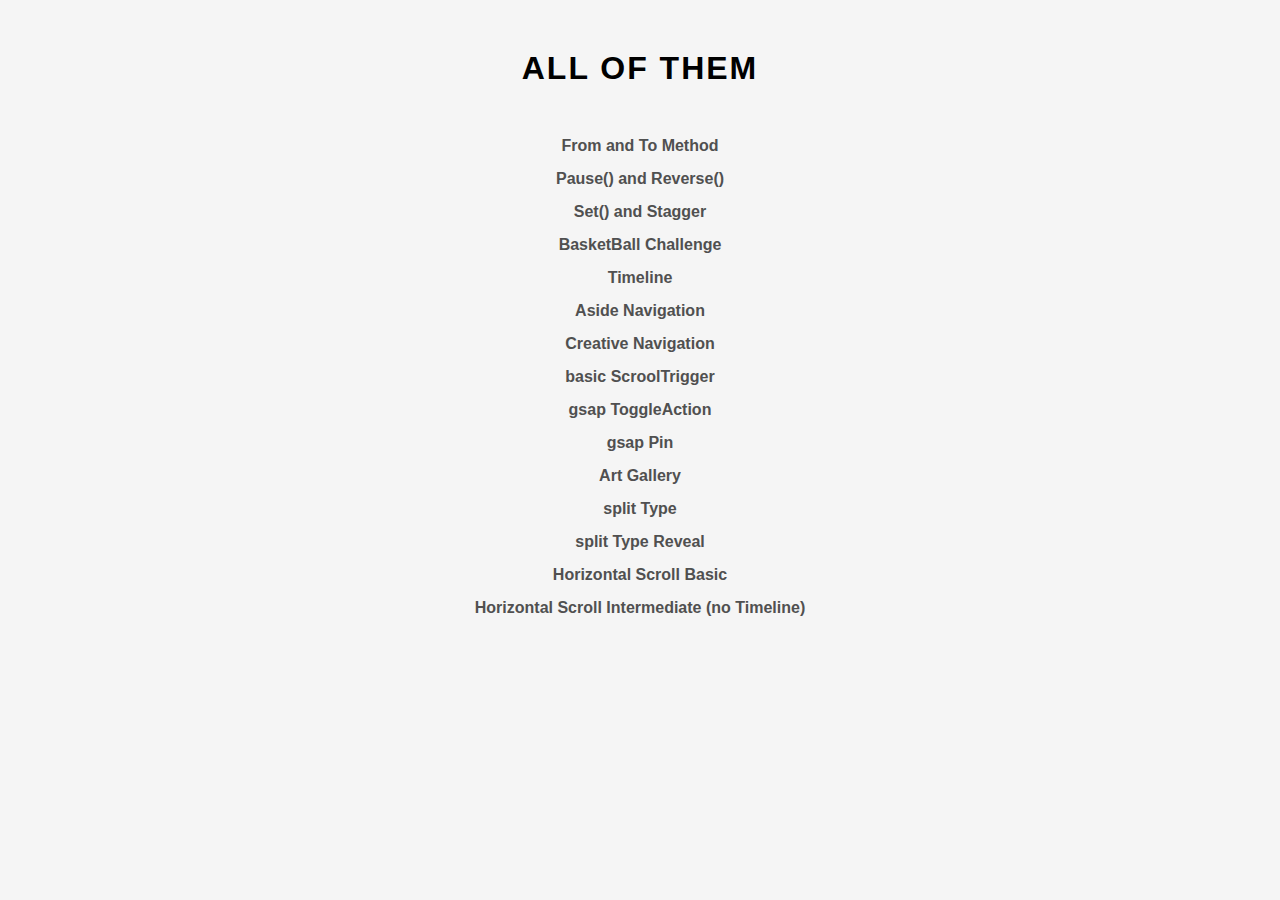
<file: index.html>
<!DOCTYPE html>
<html lang="en">
<head>
    <meta charset="UTF-8">
    <meta name="viewport" content="width=device-width, initial-scale=1.0">
    <title>Advance FrontEnd</title>
    <link rel="stylesheet" href="./Assets/css/main.css">
</head>
<body>
    <h1>All of Them</h1>
    <a href="./Pages/fromAndTo/index.html">From and To Method</a>
    <a href="./Pages/pauseAndReverse/index.html">Pause() and Reverse()</a>
    <a href="./Pages/setAndStagger/index.html">Set() and Stagger</a>
    <a href="./Pages/basketBallChallenge/index.html">BasketBall Challenge</a>
    <a href="./Pages/timeline/index.html">Timeline</a>
    <a href="./Pages/asideNavigation/index.html">Aside Navigation</a>
    <a href="./Pages/creativeNavigation/index.html">Creative Navigation</a>
    <a href="./Pages/basicScrollTrigger/index.html">basic ScroolTrigger</a>
    <a href="./Pages/gsapToggleAction/index.html">gsap ToggleAction</a>
    <a href="./Pages/gsap Pin/index.html">gsap Pin</a>
    <a href="./Pages/artGallery/index.html">Art Gallery</a>
    <a href="./Pages/splitType/index.html">split Type</a>
    <a href="./Pages/scrollTypeReveal/index.html">split Type Reveal</a>
    <a href="./Pages/horizontalScrollBasic/">Horizontal Scroll Basic</a>
    <a href="./Pages/horizontalScrollNoTimeline/">Horizontal Scroll Intermediate (no Timeline)</a>
</body>
</html>
</file>
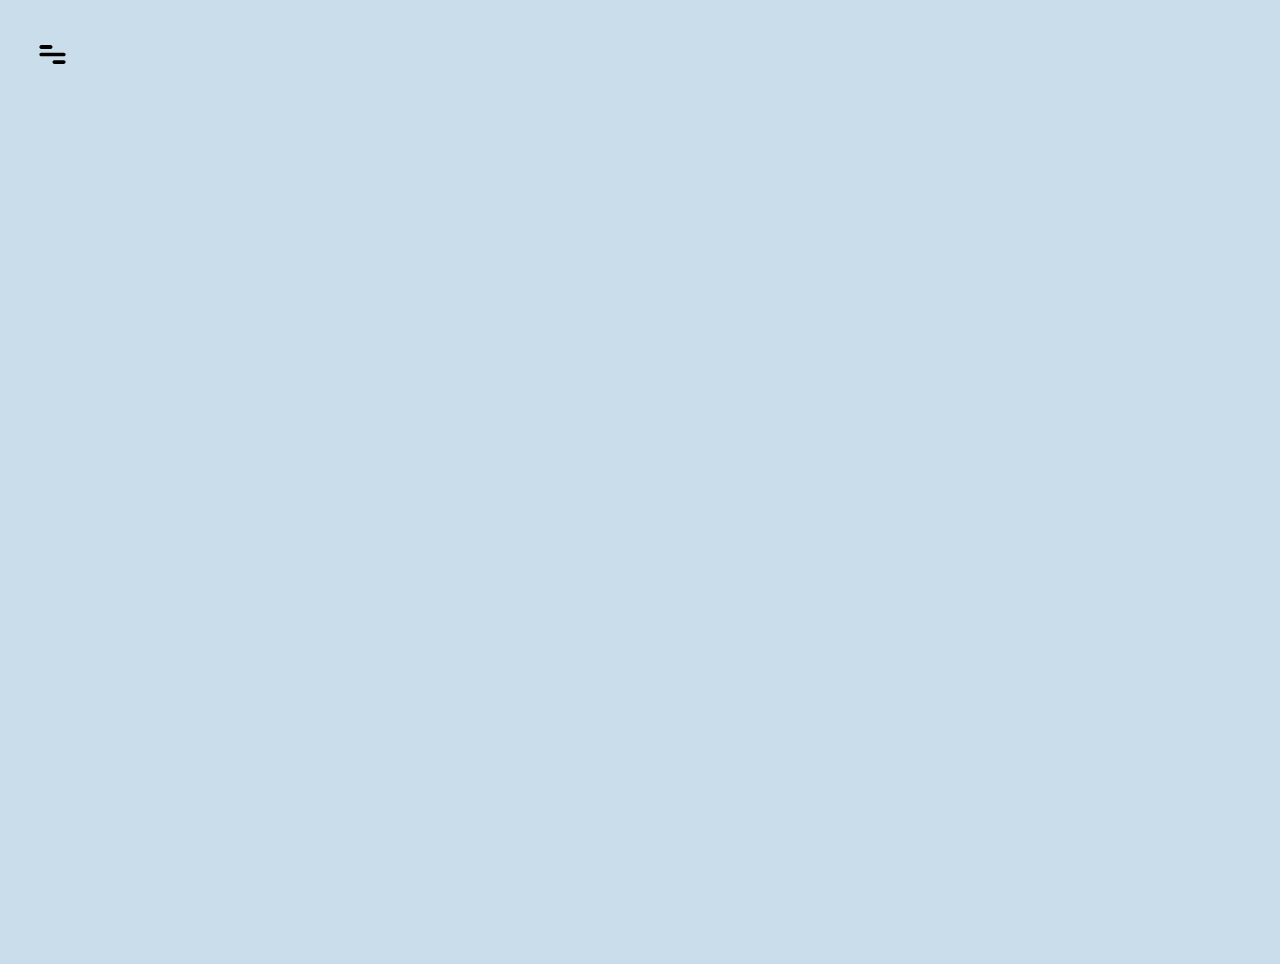
<file: Pages/asideNavigation/index.html>
<!DOCTYPE html>
<html lang="en">
<head>
    <meta charset="UTF-8">
    <meta name="viewport" content="width=device-width, initial-scale=1.0">
    <title>Challenge</title>
    <link rel="preconnect" href="https://fonts.googleapis.com">
    <link rel="preconnect" href="https://fonts.gstatic.com" crossorigin>
    <link href="https://fonts.googleapis.com/css2?family=Poppins:wght@400;900&display=swap" rel="stylesheet">

    <link rel="stylesheet" href="css/main.css">
</head>
<body>
    <div class="container">
        <aside>
            <h3>menu.</h3>

            <nav>
                <ul>
                    <li><div class="mask"><a href="#">Dashboard</a></div></li>
                    <li><div class="mask"><a href="#">Earnings</a></div></li>
                    <li><div class="mask"><a href="#">Customers</a></div></li>
                    <li><div class="mask"><a href="#">Affiliates</a></div></li>
                    <li><div class="mask"><a href="#">Courses</a></div></li>
                </ul>
            </nav>
        </aside>
        <main>
            <a href="#" class="menu-toggle">
                <svg class="open-menu" viewBox="0 0 50 50" fill="none">
                    <path d="M12.5003 14.5833H22.917C23.4695 14.5833 23.9994 14.8028 24.3901 15.1935C24.7808 15.5842 25.0003 16.1141 25.0003 16.6667C25.0003 17.2192 24.7808 17.7491 24.3901 18.1398C23.9994 18.5305 23.4695 18.75 22.917 18.75H12.5003C11.9478 18.75 11.4179 18.5305 11.0272 18.1398C10.6365 17.7491 10.417 17.2192 10.417 16.6667C10.417 16.1141 10.6365 15.5842 11.0272 15.1935C11.4179 14.8028 11.9478 14.5833 12.5003 14.5833ZM27.0837 31.25H37.5003C38.0529 31.25 38.5828 31.4695 38.9735 31.8602C39.3642 32.2509 39.5837 32.7808 39.5837 33.3333C39.5837 33.8859 39.3642 34.4158 38.9735 34.8065C38.5828 35.1972 38.0529 35.4167 37.5003 35.4167H27.0837C26.5311 35.4167 26.0012 35.1972 25.6105 34.8065C25.2198 34.4158 25.0003 33.8859 25.0003 33.3333C25.0003 32.7808 25.2198 32.2509 25.6105 31.8602C26.0012 31.4695 26.5311 31.25 27.0837 31.25ZM12.5003 22.9167H37.5003C38.0529 22.9167 38.5828 23.1362 38.9735 23.5269C39.3642 23.9176 39.5837 24.4475 39.5837 25C39.5837 25.5525 39.3642 26.0824 38.9735 26.4731C38.5828 26.8639 38.0529 27.0833 37.5003 27.0833H12.5003C11.9478 27.0833 11.4179 26.8639 11.0272 26.4731C10.6365 26.0824 10.417 25.5525 10.417 25C10.417 24.4475 10.6365 23.9176 11.0272 23.5269C11.4179 23.1362 11.9478 22.9167 12.5003 22.9167Z" fill="black"/>
                </svg>
            </a>
        </main>
    </div>

    <script src="https://cdnjs.cloudflare.com/ajax/libs/gsap/3.12.2/gsap.min.js" integrity="sha512-16esztaSRplJROstbIIdwX3N97V1+pZvV33ABoG1H2OyTttBxEGkTsoIVsiP1iaTtM8b3+hu2kB6pQ4Clr5yug==" crossorigin="anonymous" referrerpolicy="no-referrer"></script>
    <script>

        const menuToggle = document.querySelector('.menu-toggle')

        let menuStatus = false

        const menuTL = gsap.timeline({ 
            defaults: 
                { 
                    duration: .3,
                    ease: 'power4.inOut'
                }
            })

        menuTL
            .to(['main', 'aside'], {
                x: 0,
                stagger: .2
            })
            .from('aside ul li a', {
                xPercent: -100,
                stagger: .1
            }, "-=.4")

        
        menuTL.paused(true)

        menuToggle.addEventListener('click', () => {

            if (!menuStatus) {
                menuTL.play()
                menuStatus = true
            } else {
                menuTL.reverse()
                menuStatus = false
            }
            
        })

    </script>
</body>
</html>
</file>
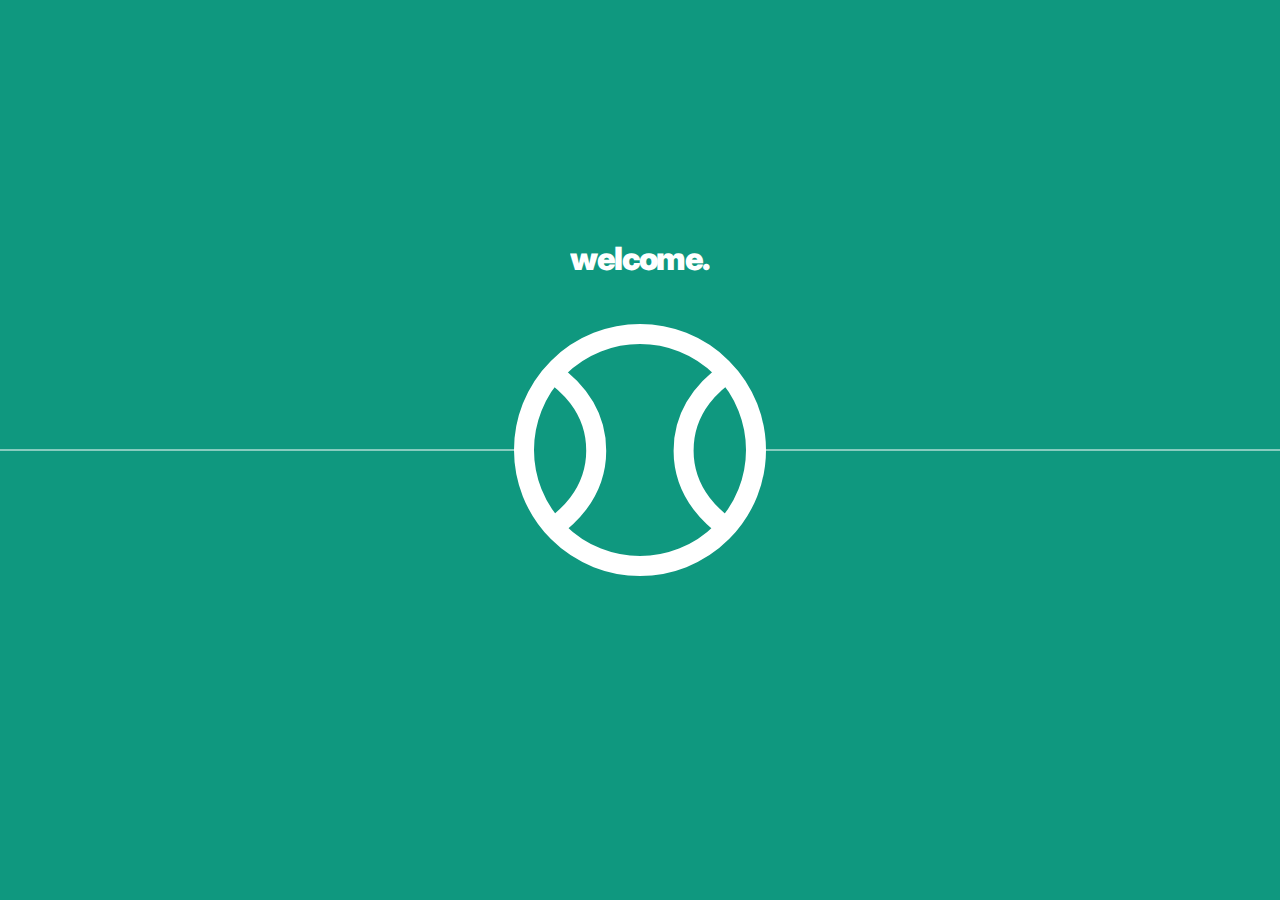
<file: Pages/basketBallChallenge/index.html>
<!DOCTYPE html>
<html lang="en">
<head>
    <meta charset="UTF-8">
    <meta name="viewport" content="width=device-width, initial-scale=1.0">
    <title>Challenge</title>
    <link rel="preconnect" href="https://fonts.googleapis.com">
    <link rel="preconnect" href="https://fonts.gstatic.com" crossorigin>
    <link rel="preconnect" href="https://fonts.googleapis.com">
    <link rel="preconnect" href="https://fonts.gstatic.com" crossorigin>
    <link href="https://fonts.googleapis.com/css2?family=Inter:wght@900&display=swap" rel="stylesheet">

    <link rel="stylesheet" href="css/main.css">
</head>
<body>


    <img src="ball.svg" alt="Basketball vector graphic">

    <div class="mask"><h1>welcome.</h1></div>

    <div class="loader"></div>

   
    <script src="https://cdnjs.cloudflare.com/ajax/libs/gsap/3.12.2/gsap.min.js" integrity="sha512-16esztaSRplJROstbIIdwX3N97V1+pZvV33ABoG1H2OyTttBxEGkTsoIVsiP1iaTtM8b3+hu2kB6pQ4Clr5yug==" crossorigin="anonymous" referrerpolicy="no-referrer"></script>
    <script>

        const ball = document.querySelector('img')
        const h1 = document.querySelector('h1')
        const loader = document.querySelector('.loader')

        gsap.set(ball, {yPercent: -600, rotationZ: -295})
        gsap.set(h1, {yPercent: -100})
        gsap.set(loader, {scaleX: 0})

        gsap.to(ball, {
            yPercent: -50,
            rotationZ: 0,
            duration: 2,
            ease: 'bounce.out'
        })

        gsap.to(h1, {
            yPercent : 0,
            delay: 1.7
        })

        gsap.to(loader, {
            scaleX: 1,
            delay: 2,
            duration: 2
        })

    </script>
</body>
</html>
</file>
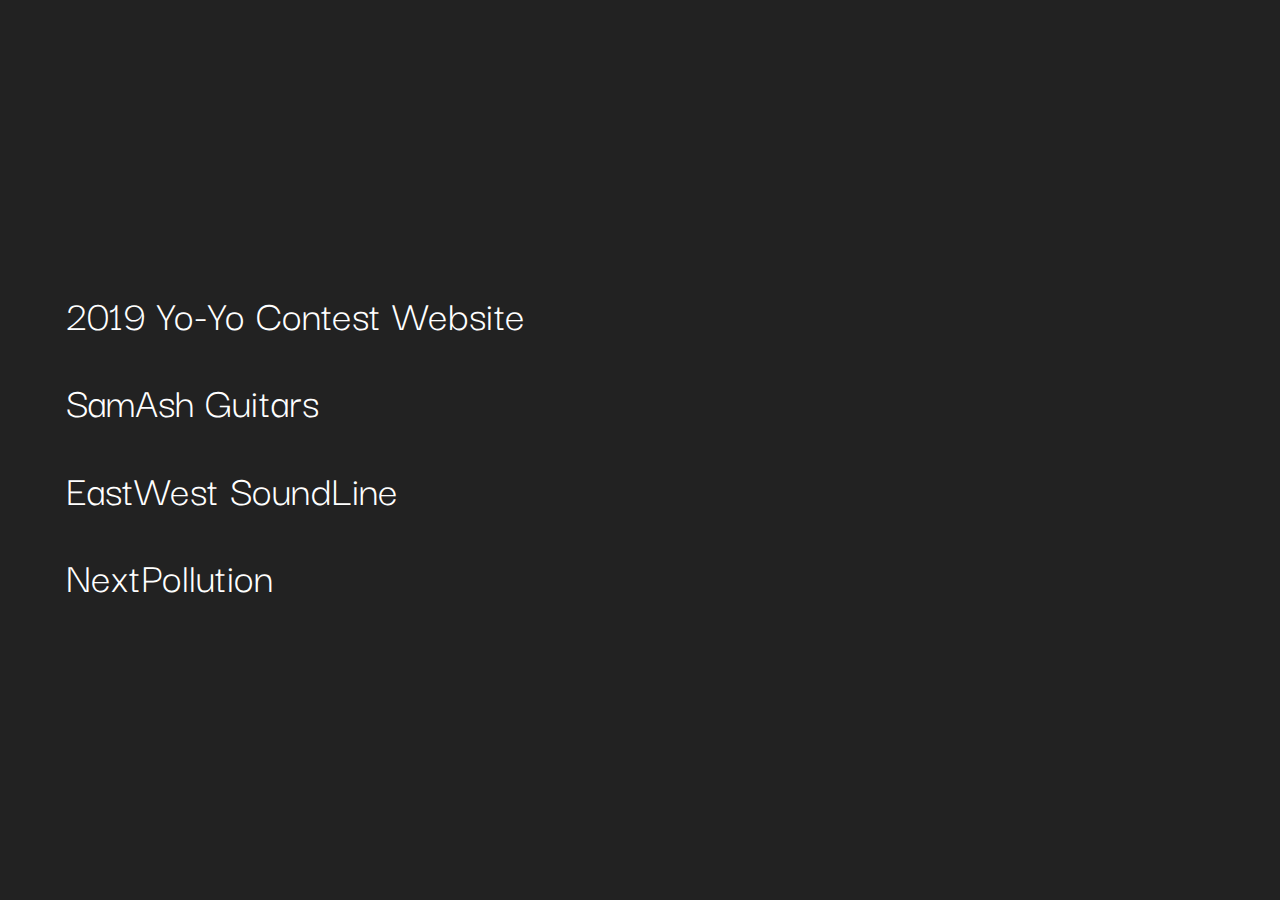
<file: Pages/creativeNavigation/index.html>
<!DOCTYPE html>
<html lang="en">
<head>
    <meta charset="UTF-8">
    <meta name="viewport" content="width=device-width, initial-scale=1.0">
    <title>Challenge</title>
    <link rel="preconnect" href="https://fonts.googleapis.com">
    <link rel="preconnect" href="https://fonts.gstatic.com" crossorigin>
    <link href="https://fonts.googleapis.com/css2?family=Darker+Grotesque:wght@300;400&family=Poppins:wght@400;900&display=swap" rel="stylesheet">
    

    <link rel="stylesheet" href="css/main.css">
</head>
<body>

    <main>
        <section>
            <ul>
                <li>
                    <a href="#">
                        <div class="heading-container">
                            <p class="primary">2019 Yo-Yo Contest Website</span>
                            <p class="secondary">2019 Yo-Yo Contest Website</span>
                        </div>

                        <p class="date">UI/UX 2019</p>
                        <div class="line"></div>
                    </a>
                </li>
                <li>
                    <a href="#">
                        <div class="heading-container">
                            <p class="primary">SamAsh Guitars</span>
                            <p class="secondary">SamAsh Guitars</span>
                        </div>

                        <p class="date">IDENTITY - UI/UX 2020</p>
                        <div class="line"></div>
                    </a>
                </li>
                <li>
                    <a href="#">
                        <div class="heading-container">
                            <p class="primary">EastWest SoundLine</span>
                            <p class="secondary">EastWest SoundLine</span>
                        </div>

                        <p class="date">UI/UX - FRONTEND 2021</p>
                        <div class="line"></div>
                    </a>
                </li>
                <li>
                    <a href="#">
                        <div class="heading-container">
                            <p class="primary">NextPollution</span>
                            <p class="secondary">NextPollution</span>
                        </div>

                        <p class="date">UI/UX 2022</p>
                        <div class="line"></div>
                    </a>
                </li>
            </ul>
        </section>
    </main>


    <script src="https://cdnjs.cloudflare.com/ajax/libs/gsap/3.12.2/gsap.min.js" integrity="sha512-16esztaSRplJROstbIIdwX3N97V1+pZvV33ABoG1H2OyTttBxEGkTsoIVsiP1iaTtM8b3+hu2kB6pQ4Clr5yug==" crossorigin="anonymous" referrerpolicy="no-referrer"></script>
    <script>

        const links = gsap.utils.toArray('li a')

        //const links2 = document.querySelectorAll('li a')
        //console.log(links, links2)

        links.forEach(link => {

            let linkTl = gsap.timeline({defaults: {ease: "power4.inOut", duration: .6}})

            const headingStart = link.querySelector('.primary')
            const headingEnd = link.querySelector('.secondary')
            const date = link.querySelector('.date')
            const lineDash = link.querySelector('.line')

            linkTl
                .to(headingStart, {
                    yPercent: -100
                })
                .to(headingEnd, {
                    yPercent: -50
                }, "<")
                .to(lineDash, {
                    scaleX: 1
                }, "<")
                //.to(link, {
                //    backgroundColor: '#1C1C1C',
                //    duration: .1
                //}, "<")
                .to(date, {
                    y: 0
                }, "<")

            linkTl.pause()

            link.addEventListener('mouseenter', () => {
                linkTl.play()
            })
            link.addEventListener('mouseleave', () => {
                linkTl.reverse()
            })
        })

    </script>
</body>
</html>
</file>
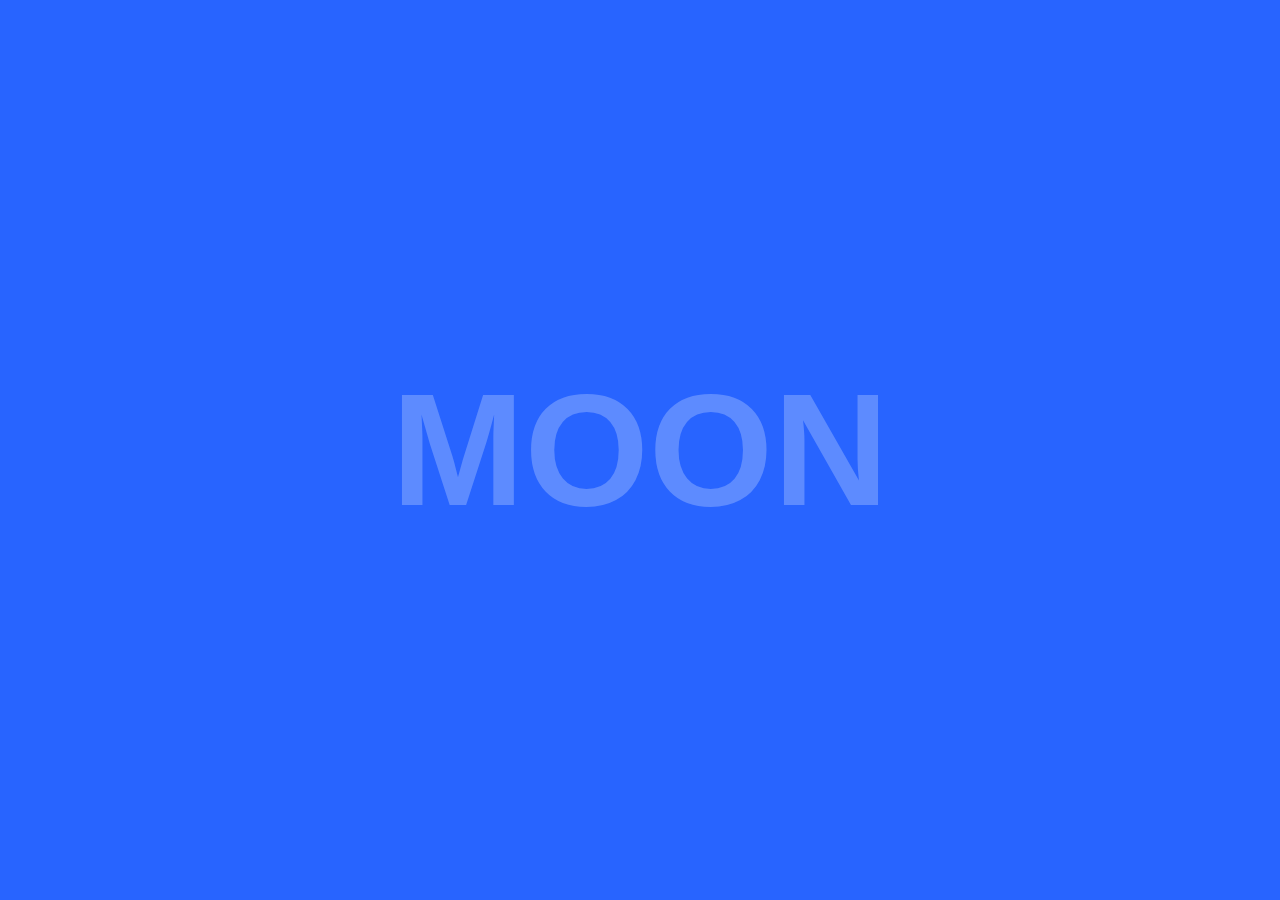
<file: Pages/fromAndTo/index.html>
<!DOCTYPE html>
<html lang="en">
<head>
    <meta charset="UTF-8">
    <meta name="viewport" content="width=device-width, initial-scale=1.0">
    <title>Document</title>
    <link rel="stylesheet" href="css/main.css">
</head>
<body>
    <h1>MOON</h1>
    <div class="progress"></div>

    <script src="https://cdnjs.cloudflare.com/ajax/libs/gsap/3.12.2/gsap.min.js" integrity="sha512-16esztaSRplJROstbIIdwX3N97V1+pZvV33ABoG1H2OyTttBxEGkTsoIVsiP1iaTtM8b3+hu2kB6pQ4Clr5yug==" crossorigin="anonymous" referrerpolicy="no-referrer"></script>
    <script>
        gsap.to(".progress", {
                duration: 1,
                width: "100%",
                ease: "power1.inOut",
                delay: 0.5
        })

        gsap.from("h1", {
            autoAlpha: 0,
            y: -200,
            duration: 2,
            ease: "expo.out"
        })

        gsap.to(".progress", {
                duration: 1,
                height: "100%",
                top: 0,
                backgroundColor: 'white',
                ease: "power1.inOut",
                delay: 2
        })
    </script>
</body>
</html>
</file>
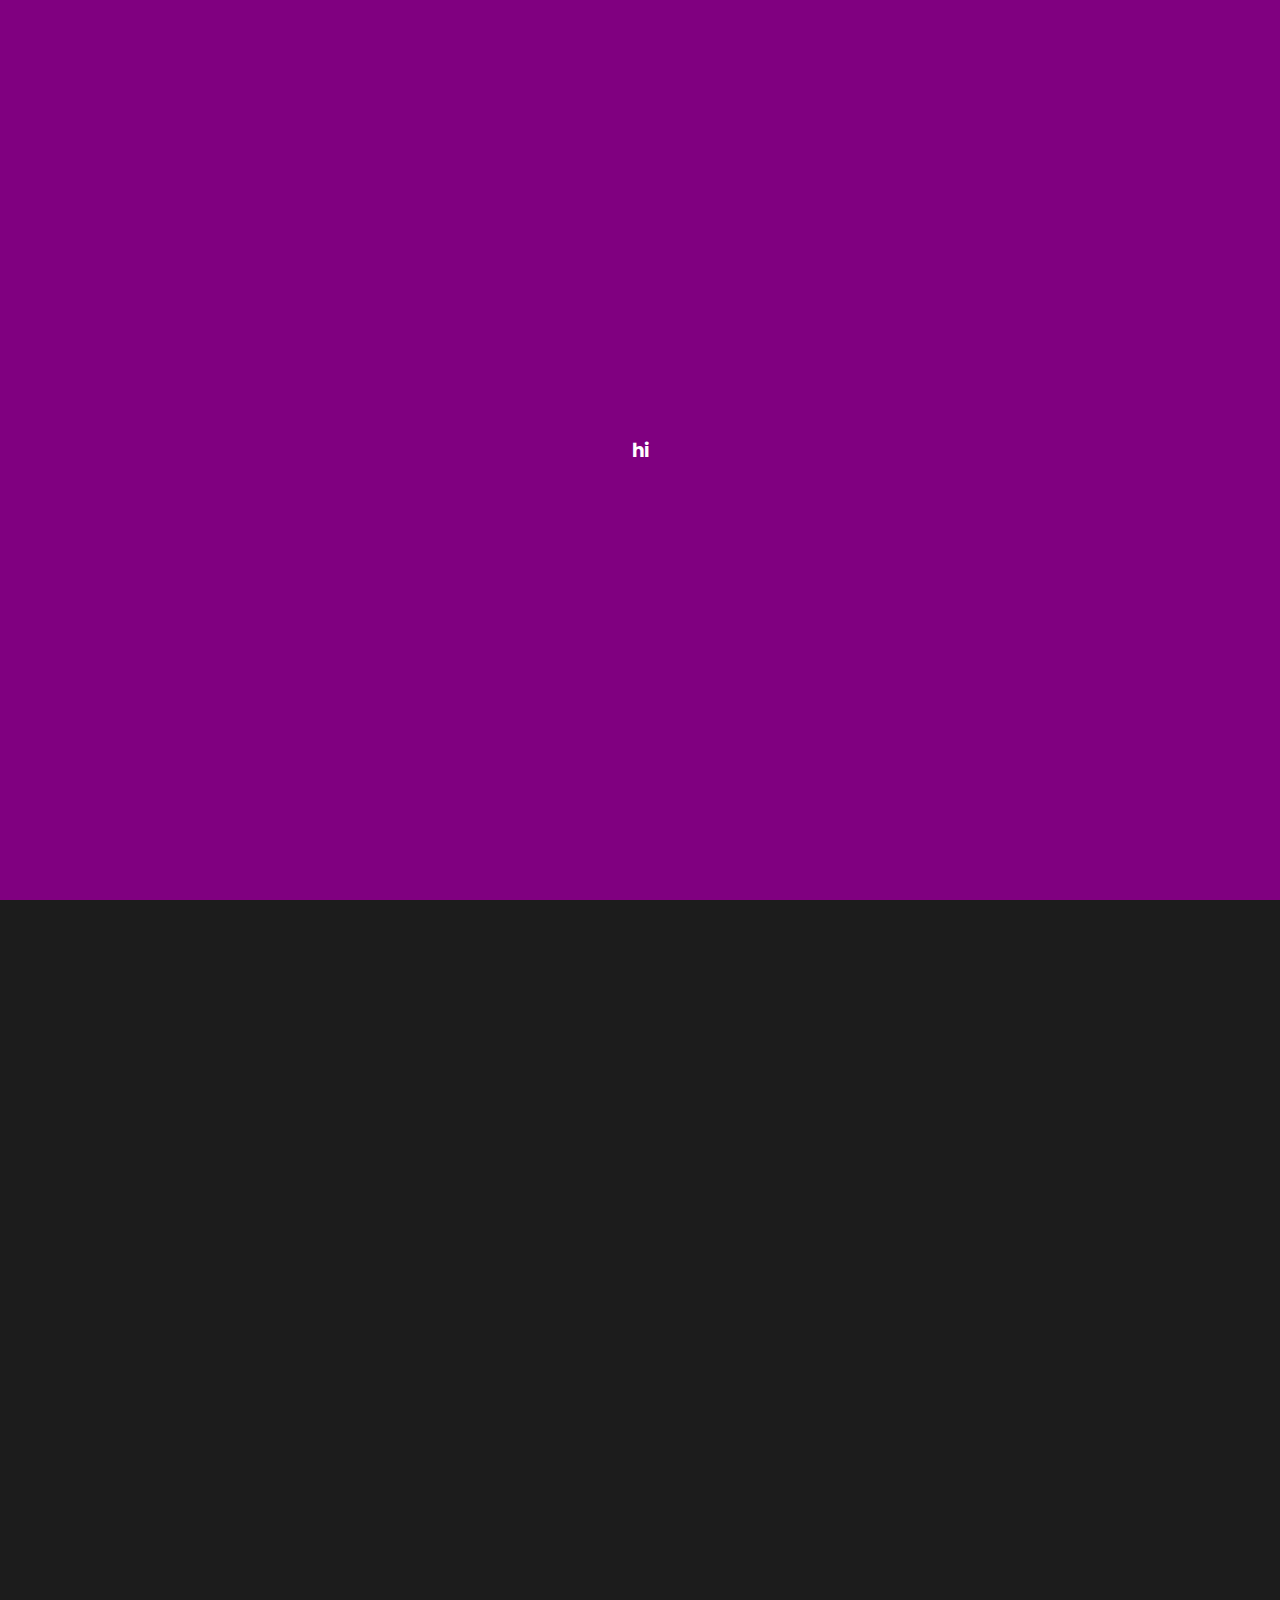
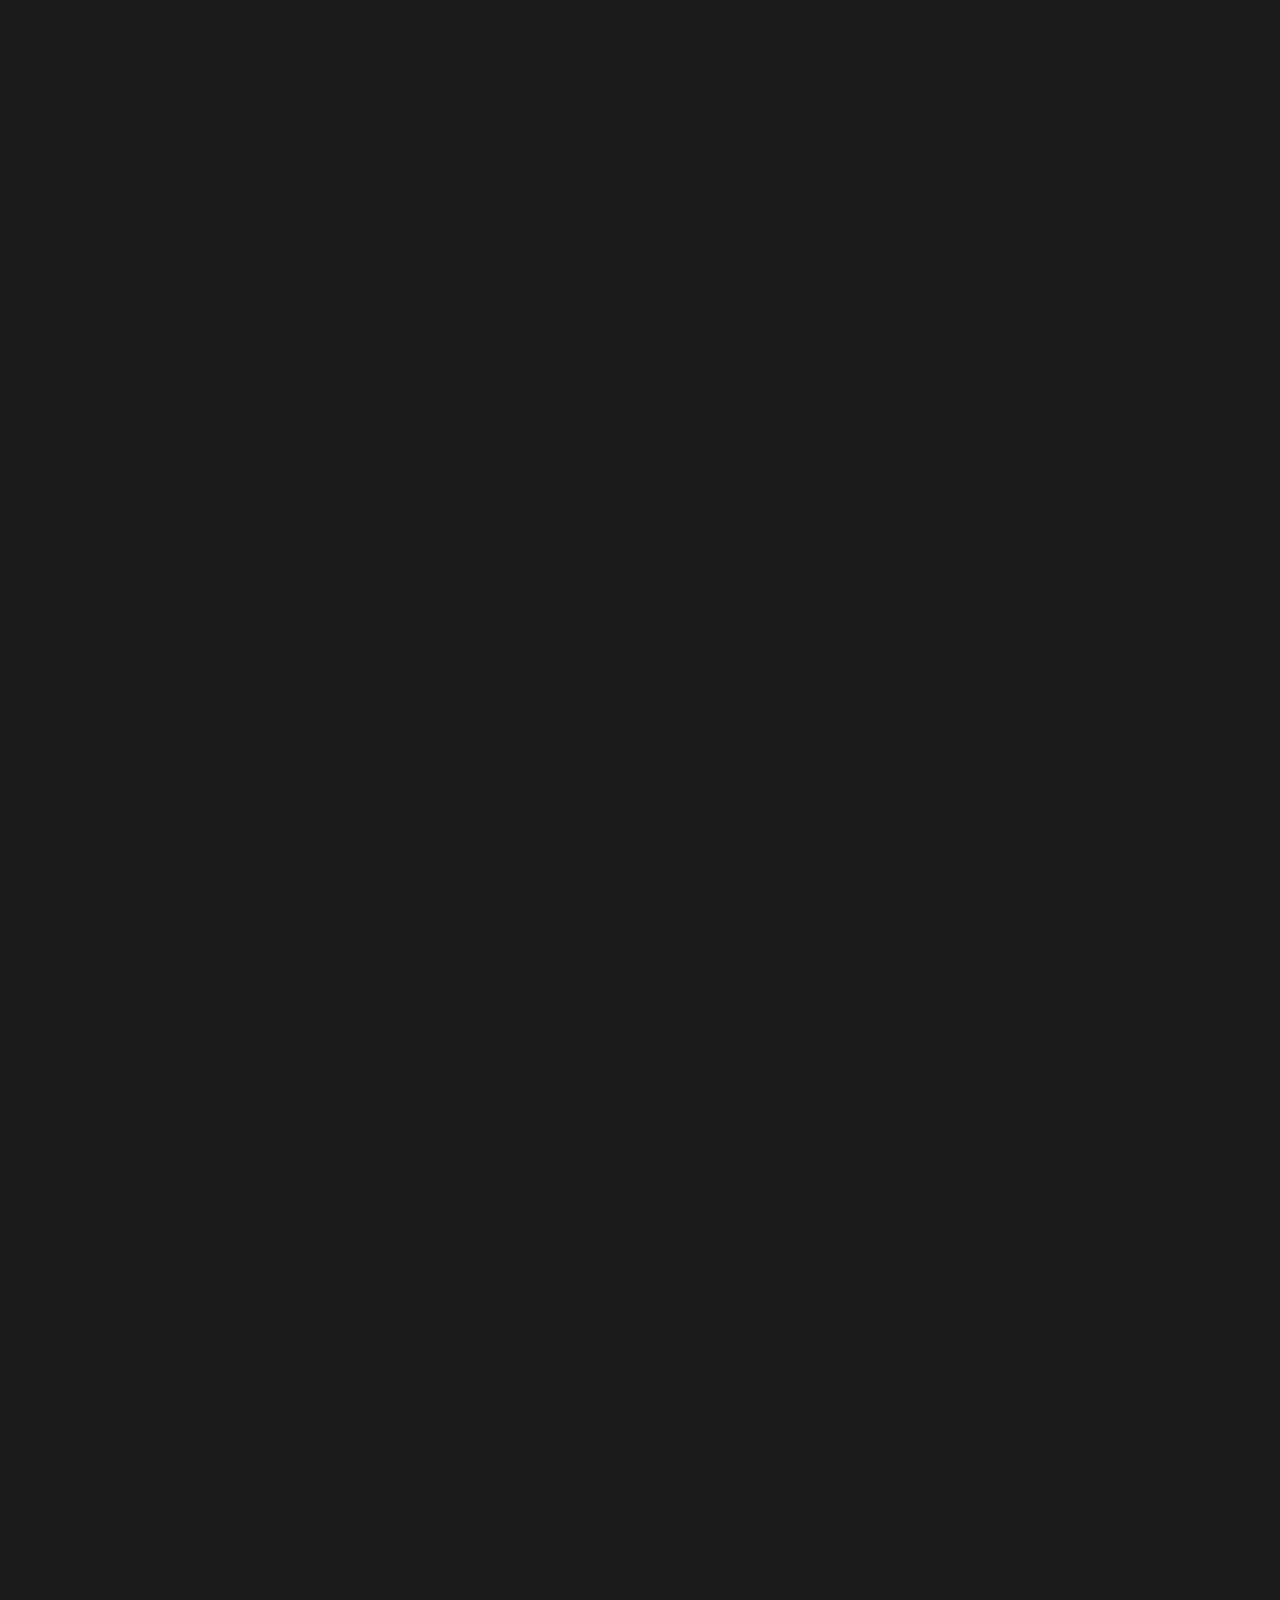
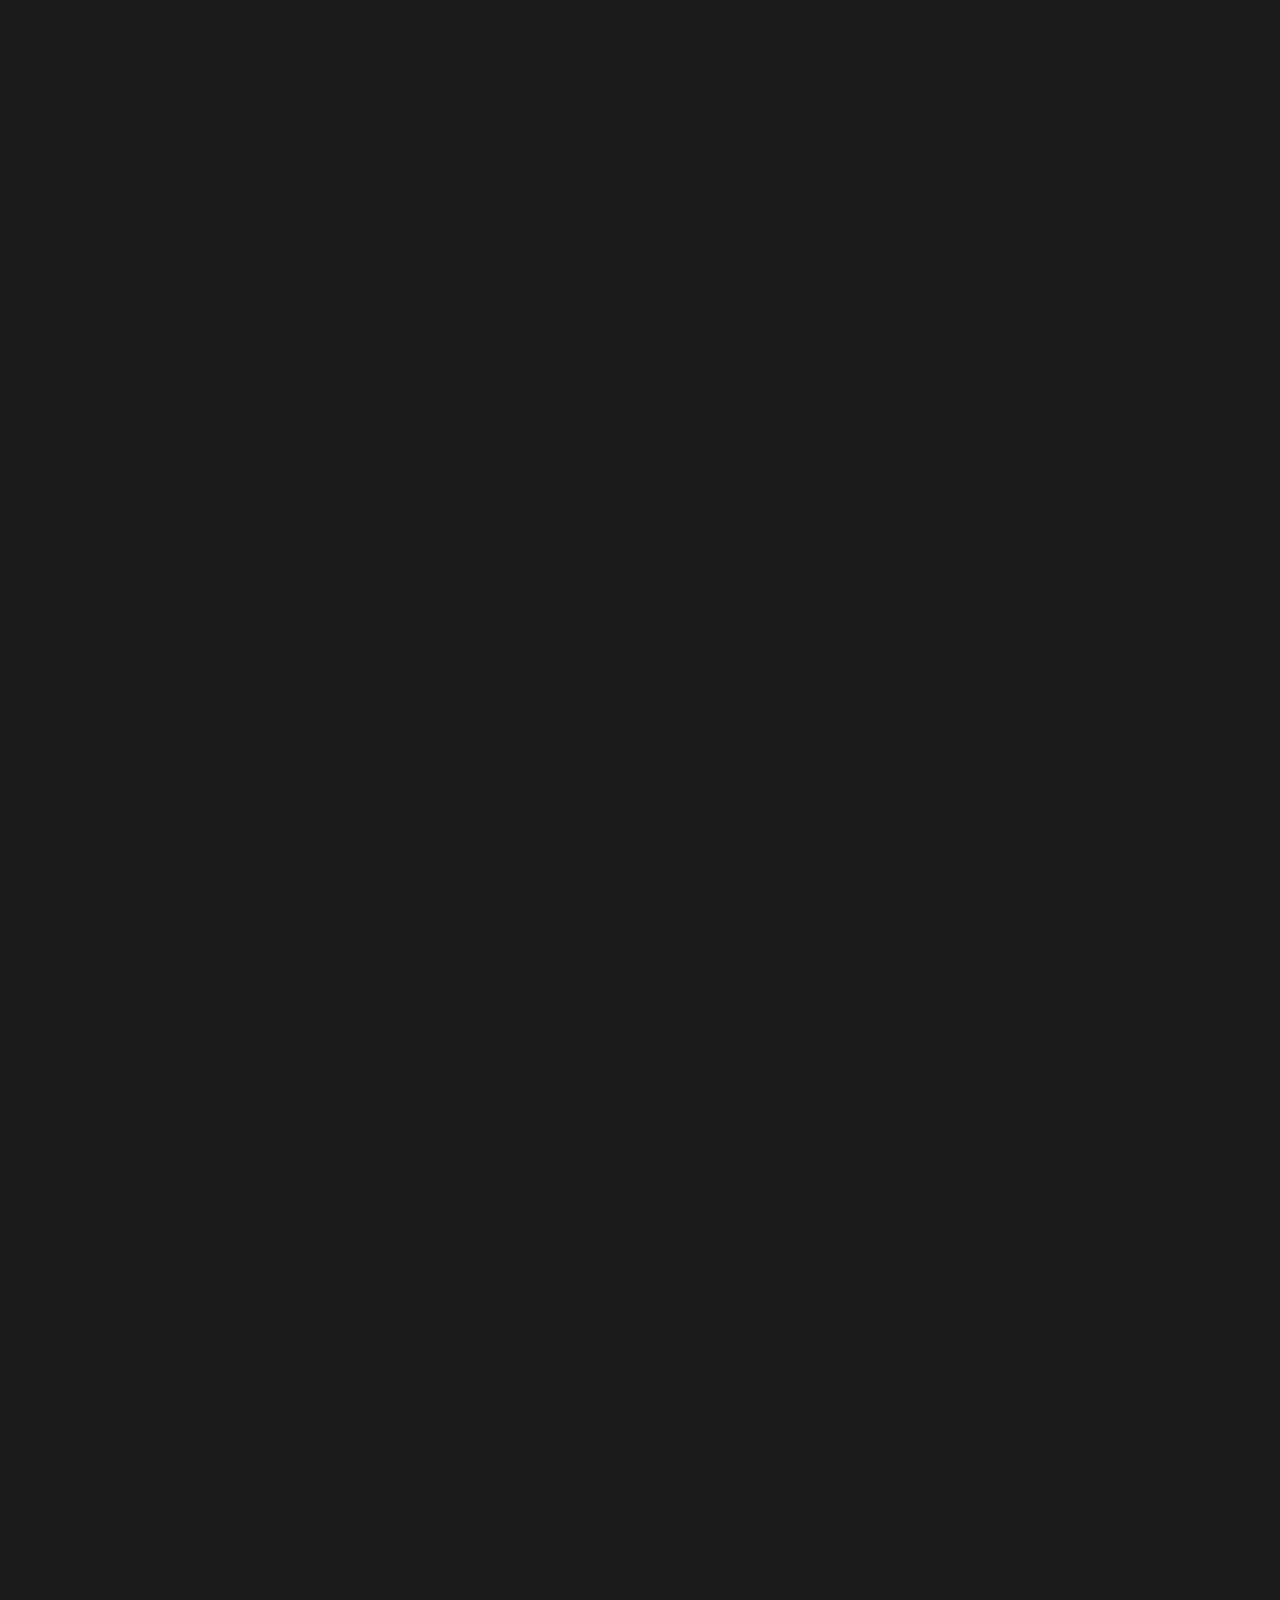
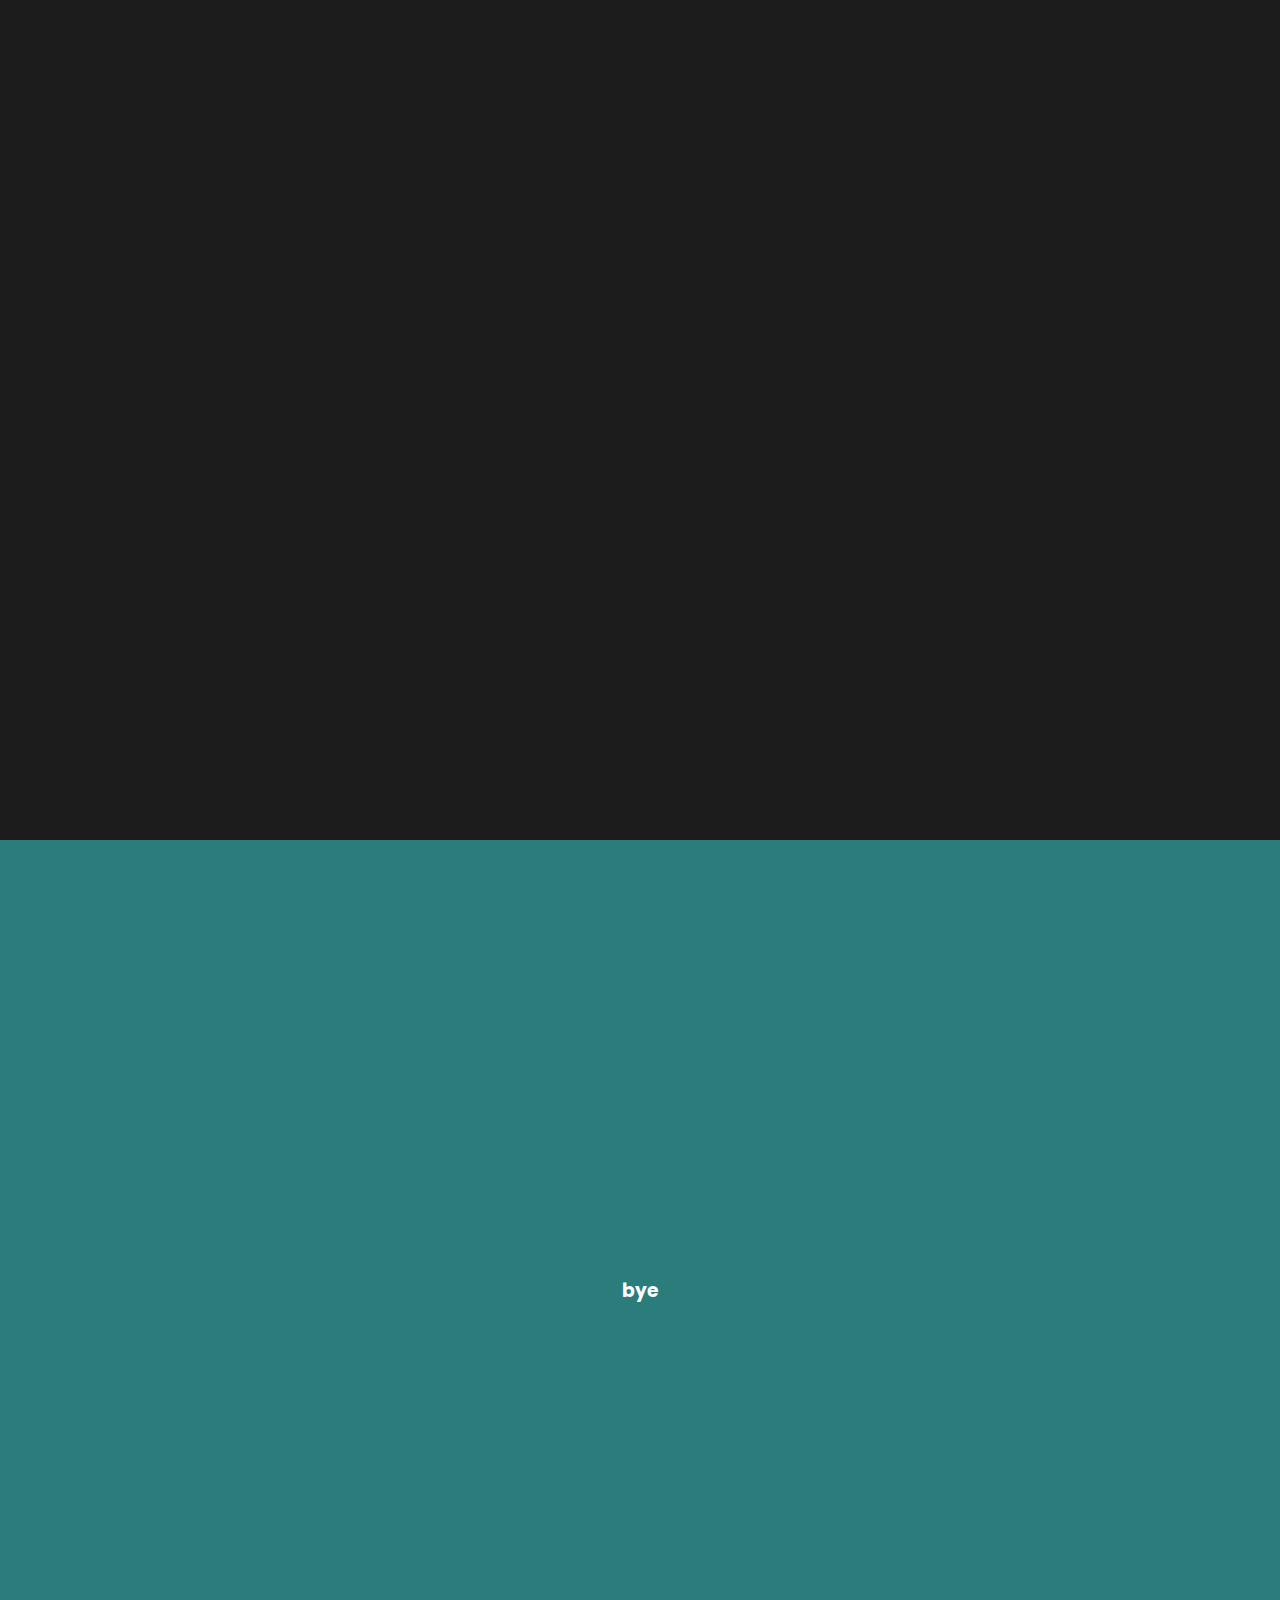
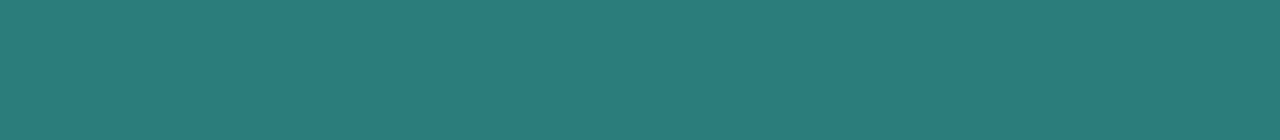
<file: Pages/horizontalScrollBasic/index.html>
<!DOCTYPE html>
<html lang="en">
<head>
    <meta charset="UTF-8">
    <meta name="viewport" content="width=device-width, initial-scale=1.0">
    <title>Horizontal Scroll</title>
    <link rel="preconnect" href="https://fonts.googleapis.com">
    <link rel="preconnect" href="https://fonts.gstatic.com" crossorigin>
    <link href="https://fonts.googleapis.com/css2?family=Poppins:wght@300&display=swap" rel="stylesheet">
    <link rel="stylesheet" href="css/main.css">
</head>

<body>

    <section style="background-color: purple">
        <h3>hi</h3>
    </section>
    
    <div class="outer">
        <div class="scroll">
            <section>
                <h1>How are you today?</h1>
            </section>
            <section>
                <h1 class="animateMe">I'm fine, you?</h1>
            </section>
            <section>
                <h1>Great! Thanks for asking.</h1>
            </section>
        </div>
    </div>

    <section>
        <h3>bye</h3>
    </section>

    <script src="./js/gsap.min.js"></script>
    <script src="./js/lenis.min.js"></script>
    <script src="./js/scrolltrigger.min.js"></script>

    <script>

        let scroller = document.querySelector(".scroll");
        let sections = gsap.utils.toArray(".scroll section");
        let titles = gsap.utils.toArray('h1')

        let testMath = -100 * (sections.length - 1)
        // console.log(testMath)

        let scrollTween = gsap.to(sections, {
            xPercent: -100 * (sections.length - 1),
            ease: "none",
            scrollTrigger: {
                trigger: ".scroll",
                pin: true,
                scrub: 1,
                snap: 1 / (sections.length - 1),
                // base vertical scrolling on how wide the container is so it feels more natural.
                end: () => "+=" + document.querySelector(".scroll").offsetWidth
            }
        })

        sections.forEach(section => {
            gsap.from(section.querySelector('h1'), {
                opacity: 0,
                y: -100,
                scrollTrigger: {
                    containerAnimation: scrollTween,
                    trigger: section.querySelector('h1'),
                    start: 'left center',
                    //scrub: 1,
                    // markers: true,
                    toggleActions: 'play none none reverse'
                }
            })
        })
        

        // smooth scroll

        const lenis = new Lenis()

        function raf(time) {
        lenis.raf(time)
        requestAnimationFrame(raf)
        }

        requestAnimationFrame(raf)

    </script>
</body>
</html>
</file>
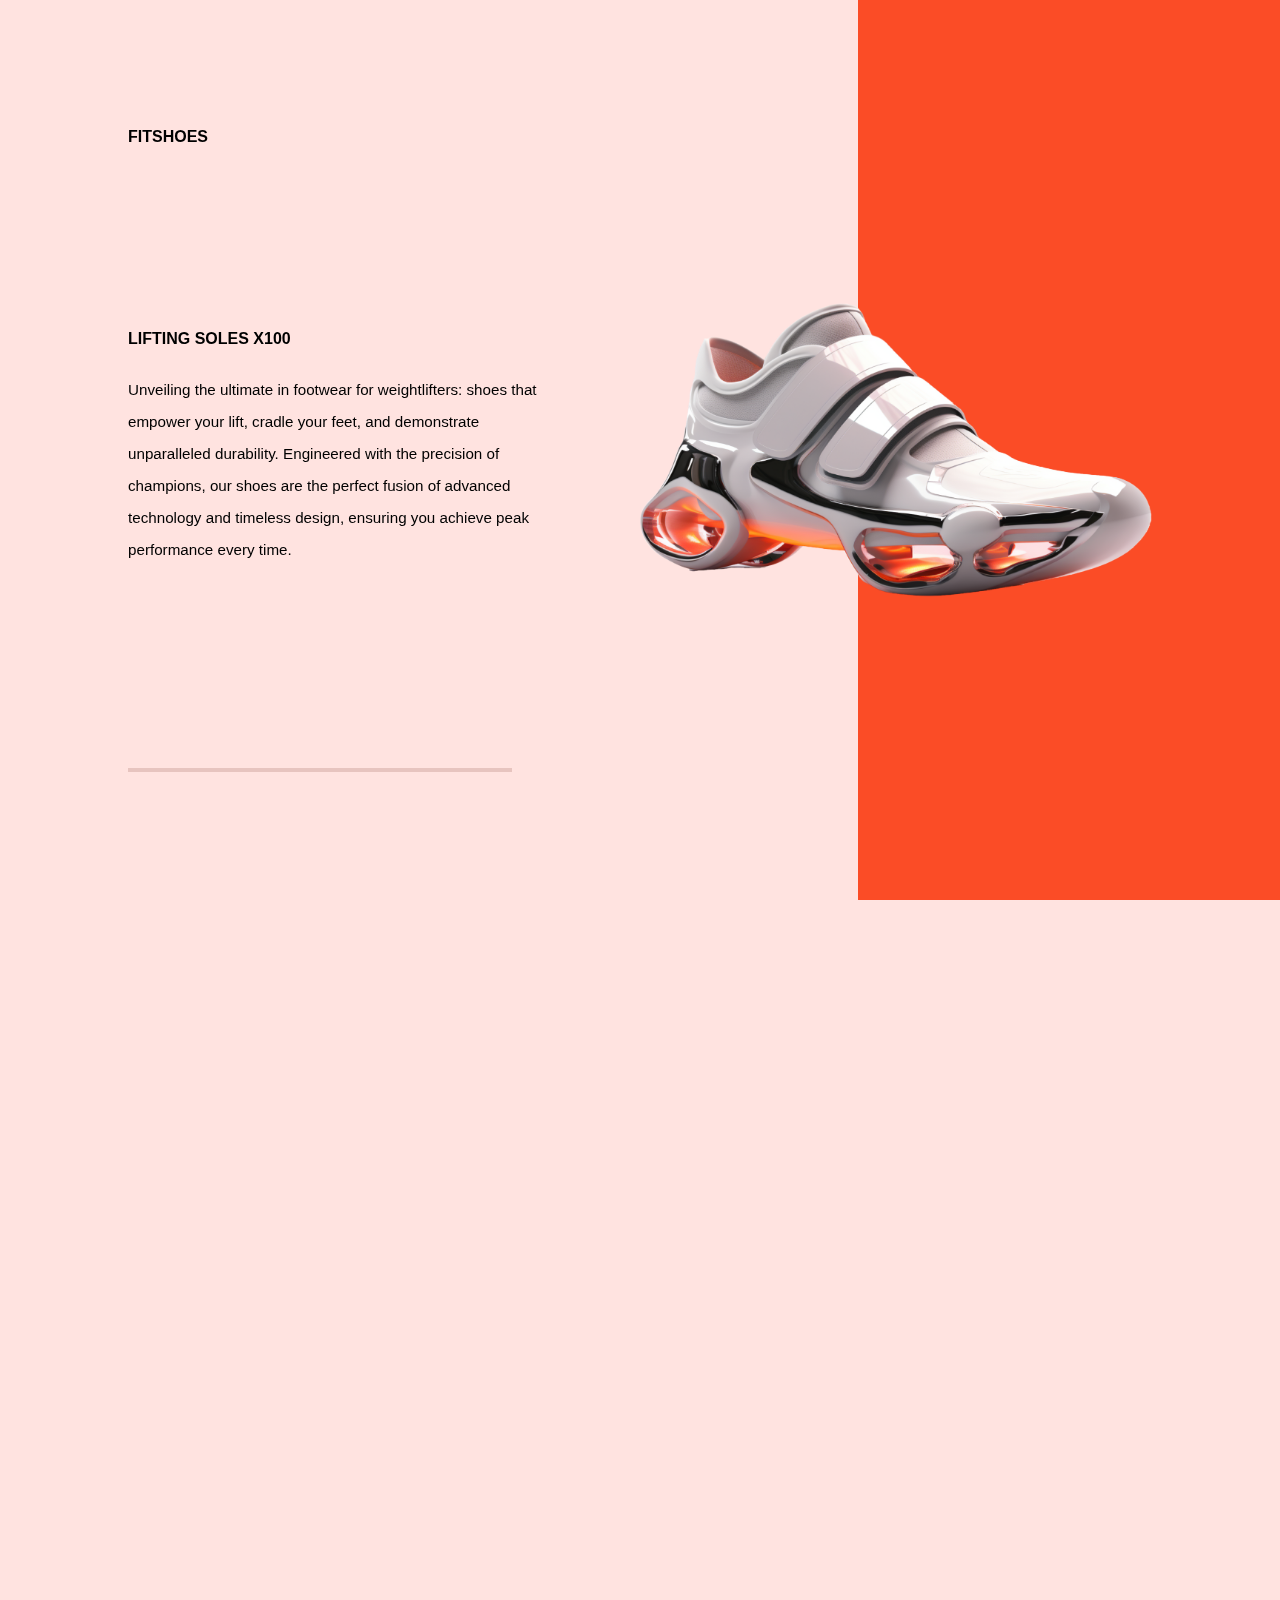
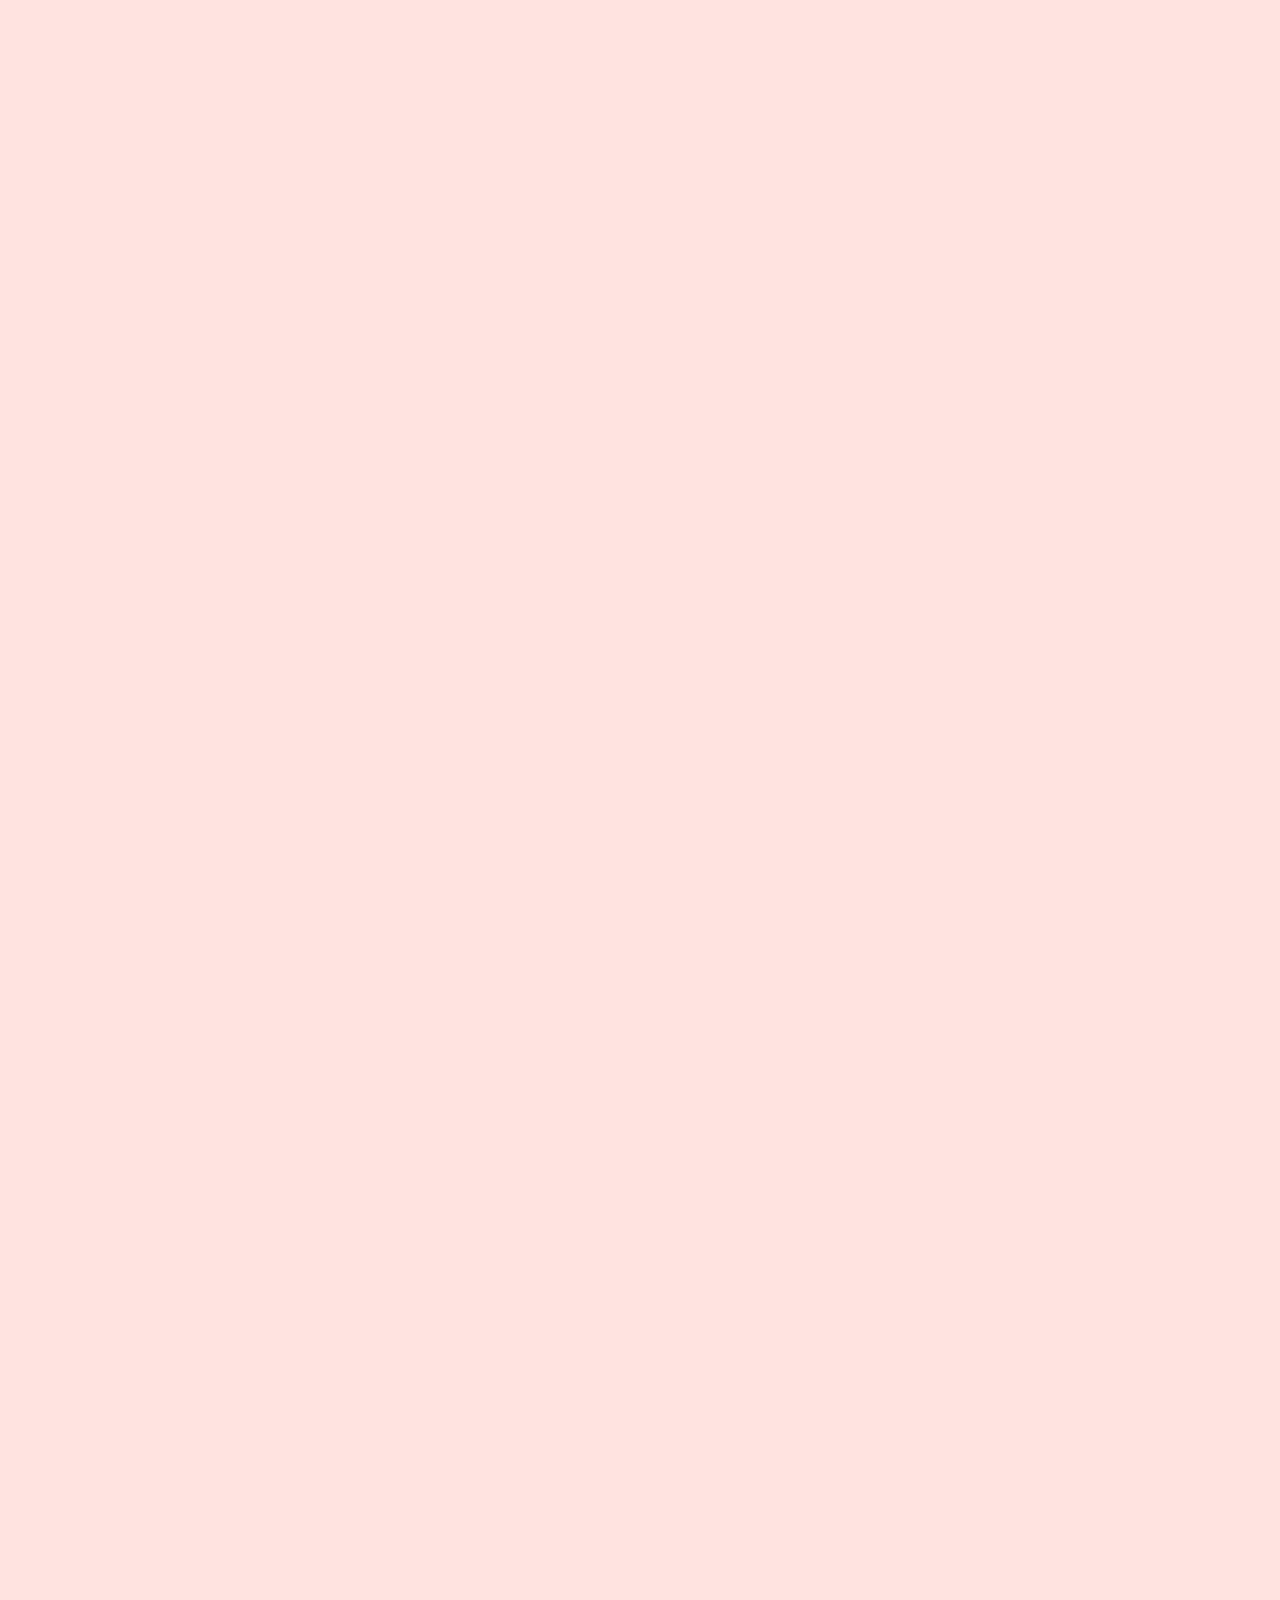
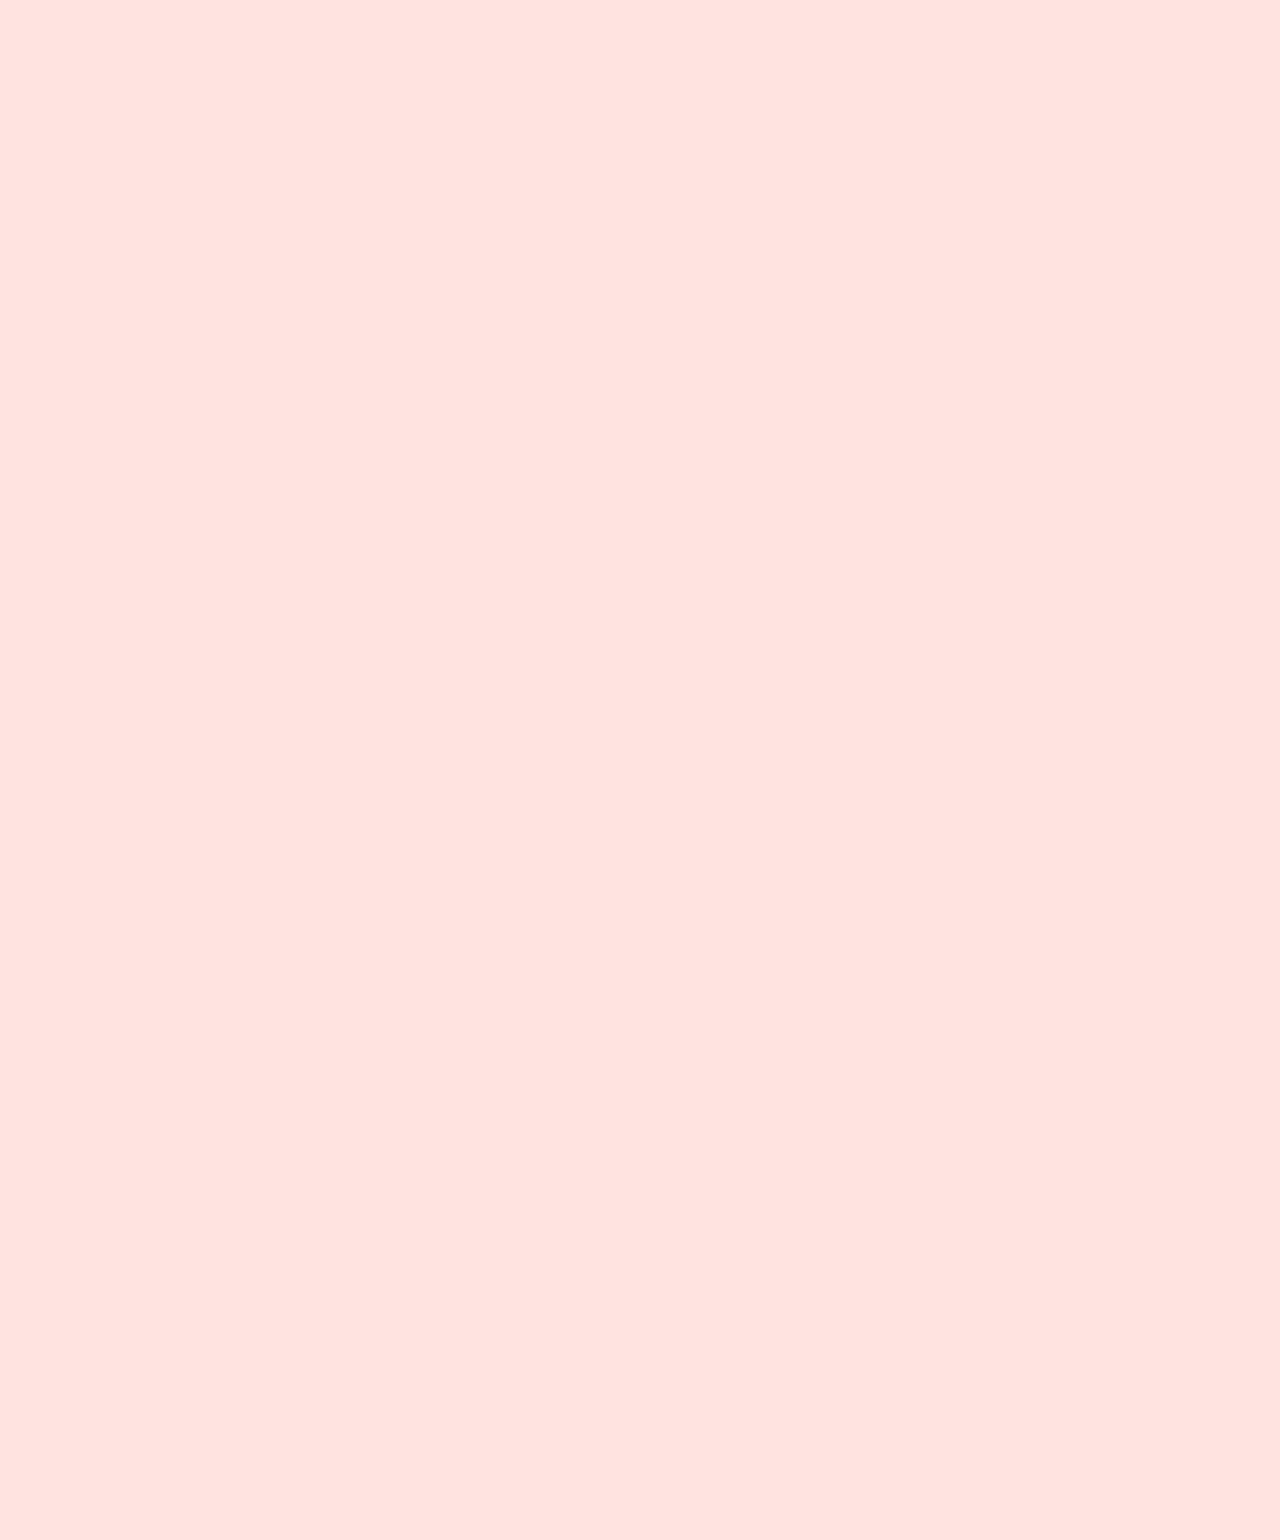
<file: Pages/horizontalScrollNoTimeline/index.html>
<!DOCTYPE html>
<html lang="en">
<head>
    <meta charset="UTF-8">
    <meta name="viewport" content="width=device-width, initial-scale=1.0">
    <title>Horizontal Scroll</title>
    <link rel="preconnect" href="https://fonts.googleapis.com">
    <link rel="preconnect" href="https://fonts.gstatic.com" crossorigin>
    <link href="https://fonts.googleapis.com/css2?family=Darker+Grotesque&display=swap" rel="stylesheet">
    <link rel="stylesheet" href="css/main.css">
</head>

<body>

    <a href="#" class="logo">FitShoes</a>

    <div class="progress">
        <div class="inner"></div>
    </div>

    <div class="slider">
        <section>
            <main>
                <div class="content">
                    <div class="mask">
                        <h1>Lifting Soles X100</h1>
                    </div>

                    <p>
                        Unveiling the ultimate in footwear for weightlifters: shoes that empower your lift, cradle your feet, and demonstrate unparalleled durability. Engineered with the precision of champions, 
                            our shoes are the perfect fusion of advanced technology and timeless design, ensuring you achieve peak performance every time.
                    </p>
                </div>
            </main>
            <div class="right-col"></div>
            <img src="shoe1.png" alt="Lifting Shoe X100">
        </section>
        <section data-bg-color="white">
            <main>
                <div class="content">
                    <div class="mask">
                        <h1>Lifting Soles X200</h1>
                    </div>

                    <p>
                        Unveiling the ultimate in footwear for weightlifters: shoes that empower your lift, cradle your feet, and demonstrate unparalleled durability. Engineered with the precision of champions, 
                            our shoes are the perfect fusion of advanced technology and timeless design, ensuring you achieve peak performance every time.
                    </p>
                </div>
            </main>
            <div class="right-col red"></div>
            <img src="shoe2.png" alt="Lifting Shoe X200">
        </section>
        <section data-bg-color="#E9E9E9">
            <main>
                <div class="content">
                    <div class="mask">
                        <h1>Lifting Soles X300</h1>
                    </div>

                    <p>
                        Unveiling the ultimate in footwear for weightlifters: shoes that empower your lift, cradle your feet, and demonstrate unparalleled durability. Engineered with the precision of champions, 
                            our shoes are the perfect fusion of advanced technology and timeless design, ensuring you achieve peak performance every time.
                    </p>
                </div>
            </main>
            <div class="right-col dark"></div>
            <img src="shoe3.png" alt="Lifting Shoe X300">
        </section>
    </div>

    <script src="./js/gsap.min.js"></script>
    <script src="./js/lenis.min.js"></script>
    <script src="./js/scrolltrigger.min.js"></script>

    <script>

        const slider = document.querySelector('.slider')
        const sections = gsap.utils.toArray(".slider section") 

        let scrollTween = gsap.to(sections, {
            xPercent: -100 * (sections.length - 1),
            ease: 'none',
            scrollTrigger: {
                trigger: slider,
                pin: true,
                scrub: 1,
                snap: 1 / (sections.length - 1),
                end: () => "+=" + slider.offsetWidth
            }
        })

        const commonScrollTrigger = (triggerElement) => ({
            containerAnimation: scrollTween,
            trigger: triggerElement,
            start: 'left center',
            toggleActions: 'play none none reverse'
        })

        sections.forEach(section => {

            gsap.from(section.querySelector('h1'), {
                yPercent: 135,
                scrollTrigger: commonScrollTrigger(section.querySelector('h1'))
            })

            gsap.from(section.querySelector('p'), {
                yPercent: 50,
                opacity: 0,
                scrollTrigger: commonScrollTrigger(section.querySelector('p'))
            }, "<")

            gsap.from(section.querySelector('img'), {
                y: 50,
                opacity: 0,
                scrollTrigger: commonScrollTrigger(section)
            })

            gsap.to('body', {
                backgroundColor: section.dataset.bgColor,
                scrollTrigger: commonScrollTrigger(section)
            })

            gsap.from(section.querySelector('.right-col'), {
                scaleY: 0,
                transformOrigin: 'bottom',
                scrollTrigger: commonScrollTrigger(section)
            })
        })

        gsap.to('.inner', {
            scaleX: 1,
            scrollTrigger: {
                scrub: 0.33333
            }
        })

        // smooth scroll

        const lenis = new Lenis()

        function raf(time) {
        lenis.raf(time)
        requestAnimationFrame(raf)
        }

        requestAnimationFrame(raf)

    </script>
</body>
</html>
</file>
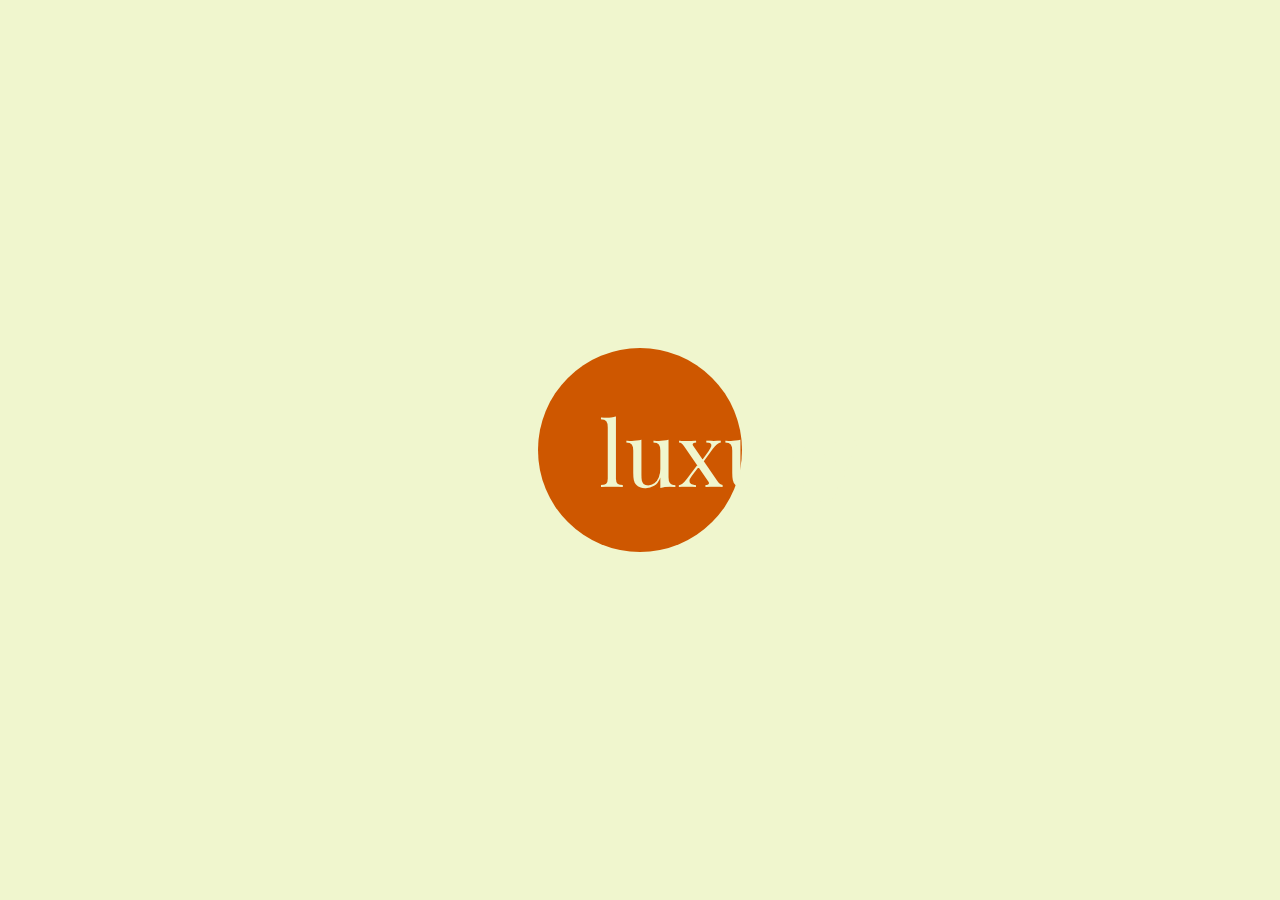
<file: Pages/pauseAndReverse/index.html>
<!DOCTYPE html>
<html lang="en">
<head>
    <meta charset="UTF-8">
    <meta name="viewport" content="width=device-width, initial-scale=1.0">
    <title>From and To</title>
    <link rel="preconnect" href="https://fonts.googleapis.com">
    <link rel="preconnect" href="https://fonts.gstatic.com" crossorigin>
    <link href="https://fonts.googleapis.com/css2?family=Playfair+Display&display=swap" rel="stylesheet">

    <link rel="stylesheet" href="css/main.css">
</head>
<body>
    <div class="container">
        <p>luxury</p>
    </div>

   
    <script src="https://cdnjs.cloudflare.com/ajax/libs/gsap/3.12.2/gsap.min.js" integrity="sha512-16esztaSRplJROstbIIdwX3N97V1+pZvV33ABoG1H2OyTttBxEGkTsoIVsiP1iaTtM8b3+hu2kB6pQ4Clr5yug==" crossorigin="anonymous" referrerpolicy="no-referrer"></script>
    <script>

        const container = document.querySelector('.container')

        // Na dia atao anaty variable ary ilay izy de executer foana raha tsy asiana paused: true
        let tween = gsap.to(container, {
            borderRadius: '2%',
            width: '20vw',
            height: '28vw',
            paused: true
        })

        let tween2 = gsap.to('p', {
            fontSize: 50,
            x: 0,
            paused: true
        })

        container.addEventListener('mouseenter', () => {
            tween.play()
            tween2.play()
        })
        container.addEventListener('mouseleave', () => {
            tween.reverse()
            tween2.reverse()
        })
        
    </script>
</body>
</html>
</file>
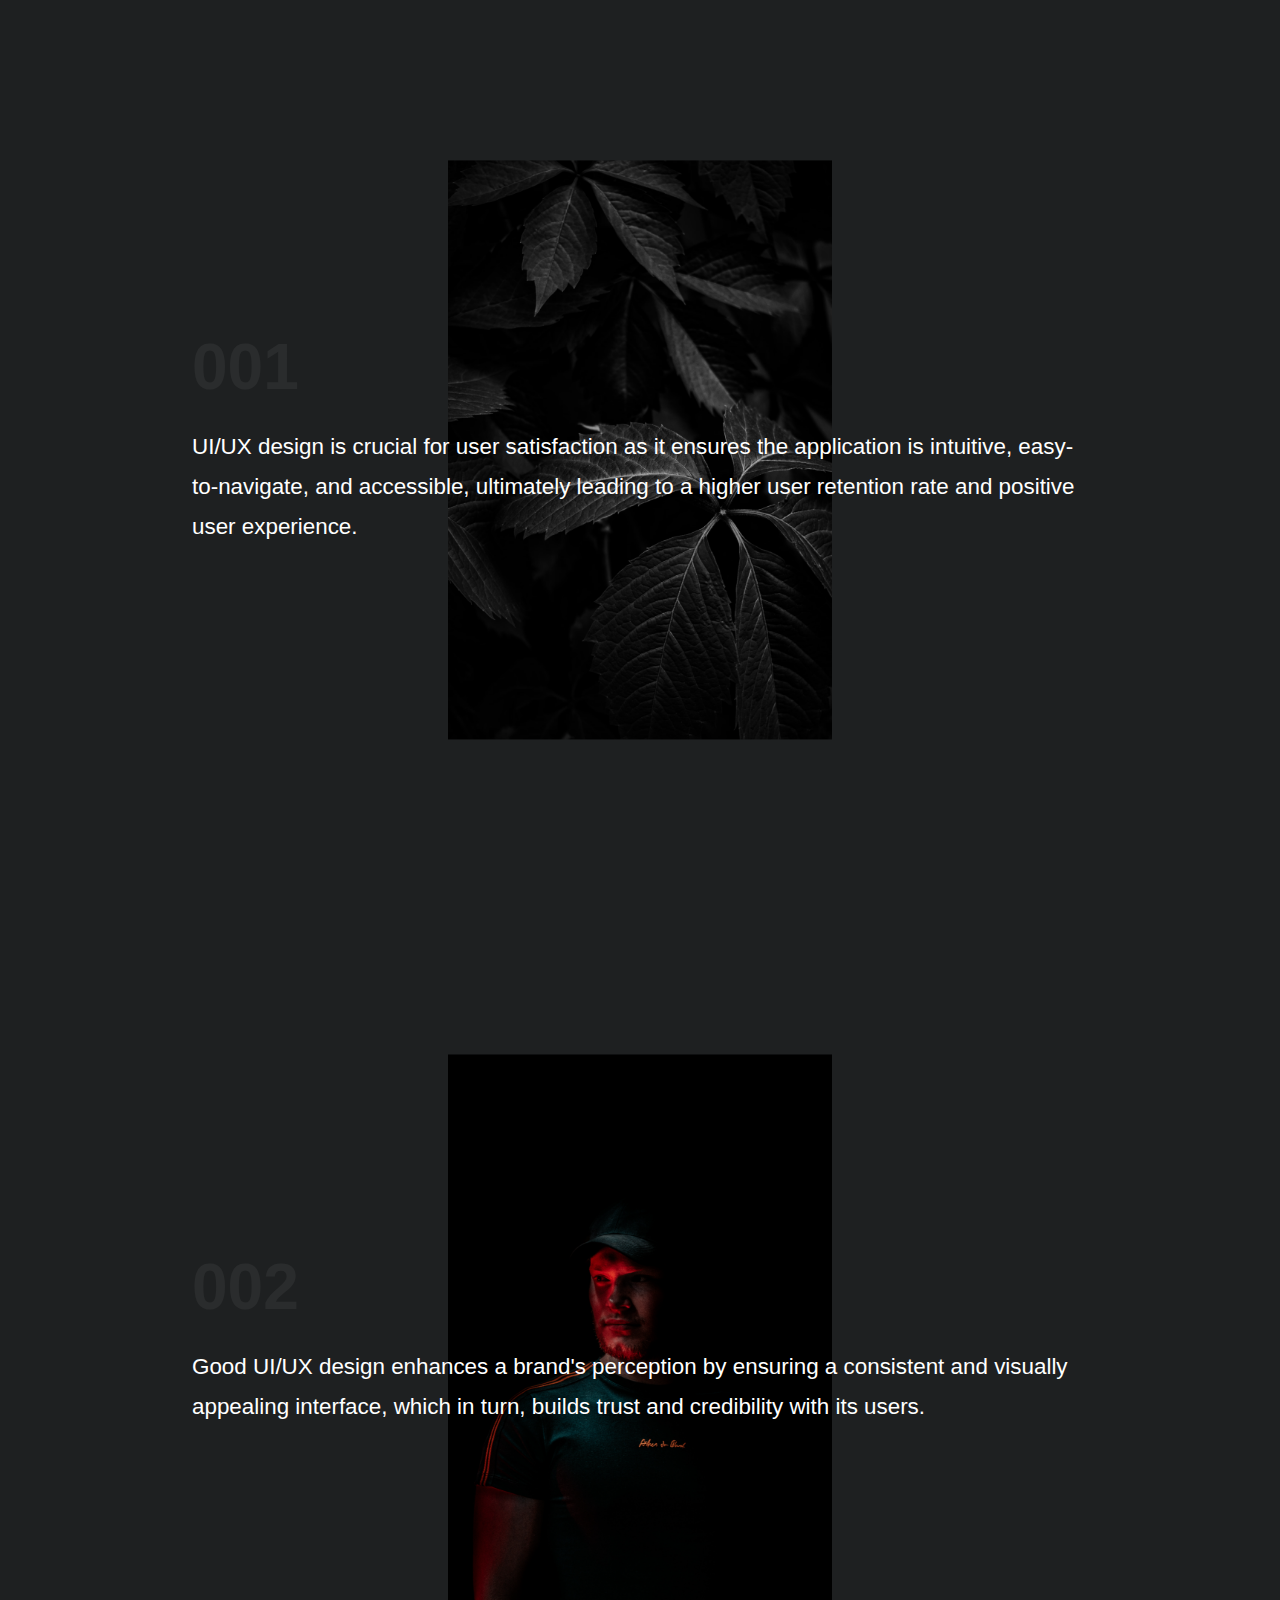
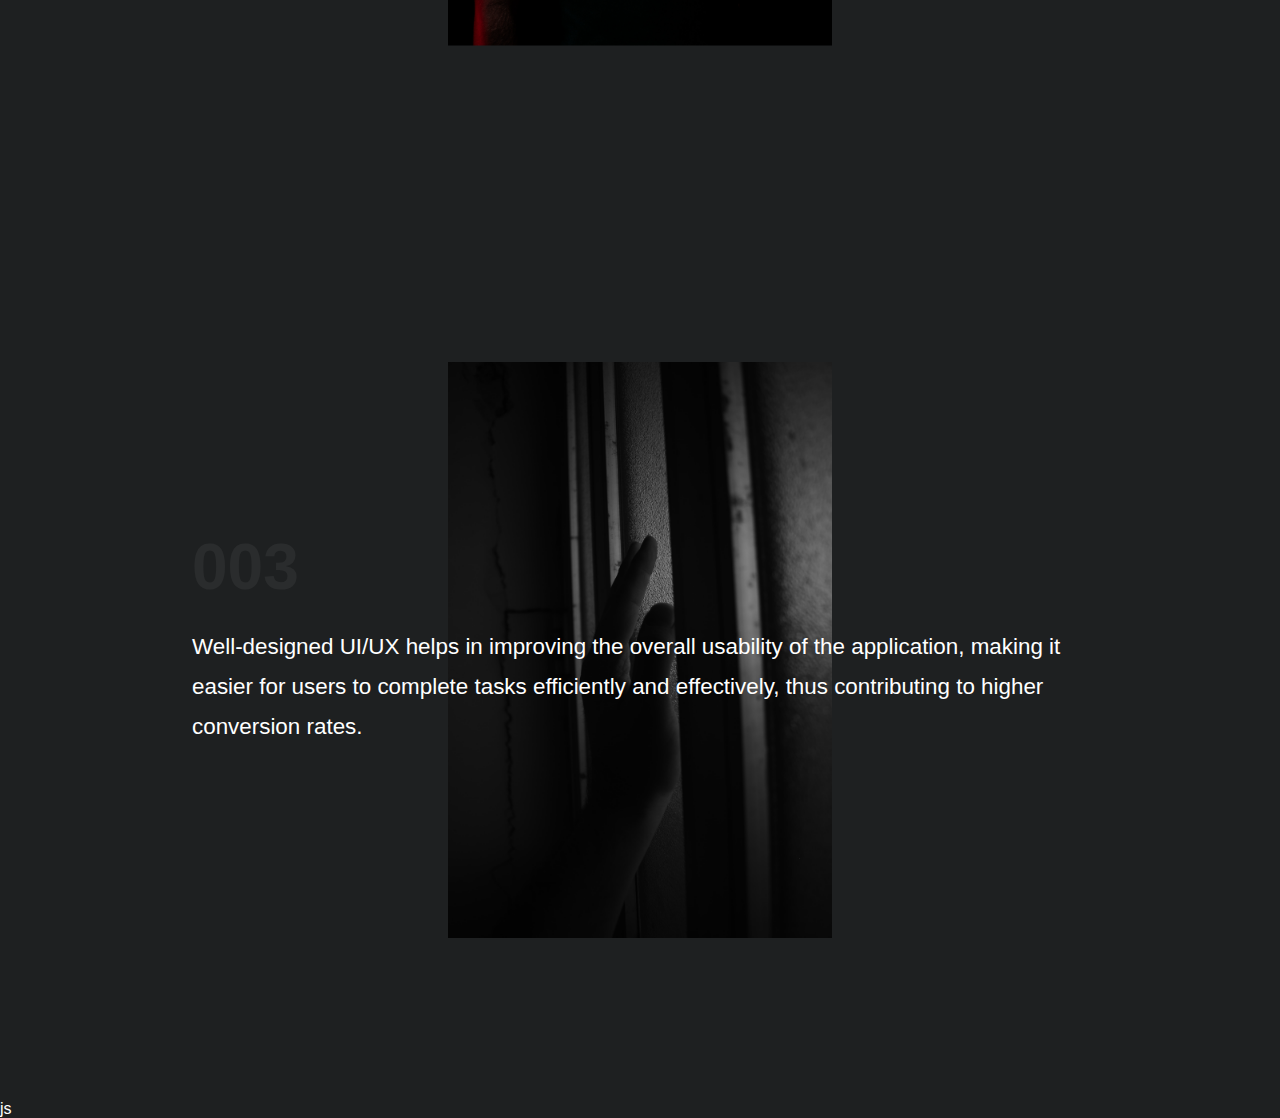
<file: Pages/scrollTypeReveal/index.html>
<!DOCTYPE html>
<html lang="en">
<head>
    <meta charset="UTF-8">
    <meta name="viewport" content="width=device-width, initial-scale=1.0">
    <title>Split Type</title>
    <link rel="preconnect" href="https://fonts.googleapis.com">
    <link rel="preconnect" href="https://fonts.gstatic.com" crossorigin>
    <link href="https://fonts.googleapis.com/css2?family=Darker+Grotesque&display=swap" rel="stylesheet">
    <link rel="stylesheet" href="css/main.css">
</head>

<body>

    <section>
        <span>001</span>
        <p>UI/UX design is crucial for user satisfaction as it ensures the application is intuitive, easy-to-navigate, and accessible, ultimately leading to a higher user retention rate and positive user experience.</p>
        <img src="1.png" alt="supporting image">
    </section>
    <section>
        <span>002</span>
        <p>Good UI/UX design enhances a brand's perception by ensuring a consistent and visually appealing interface, which in turn, builds trust and credibility with its users.</p>
        <img src="2.png" alt="supporting image">
    </section>
    <section>
        <span>003</span>
        <p>Well-designed UI/UX helps in improving the overall usability of the application, making it easier for users to complete tasks efficiently and effectively, thus contributing to higher conversion rates.</p>
        <img src="3.jpg" alt="supporting image">
    </section>

    js
   
    <script>

        const texts = gsap.utils.toArray('section p')

        texts.forEach(text => {

            const img = text.nextElementSibling;
            const splitType = new SplitType(text)

            const tl = gsap.timeline({
                scrollTrigger: {
                    trigger: text,
                    start: 'top 80%',
                    end: 'bottom 50%',
                    //scrub: 2,
                    toggleActions: 'play play none reverse'
                    // markers: true
                }
            })

            tl.from(splitType.chars, {
                
                duration: 1,
                y: 50,
                opacity: 0,
                stagger: 0.005,
                ease: 'power2.out'
            })

            tl.from(img, {

                opacity: 0,
                y:100,
                duration: 2
            }, "<")

        })

        // smooth scroll

        const lenis = new Lenis()

        function raf(time) {
        lenis.raf(time)
        requestAnimationFrame(raf)
        }

        requestAnimationFrame(raf)
            
    </script>
</body>
</html>
</file>
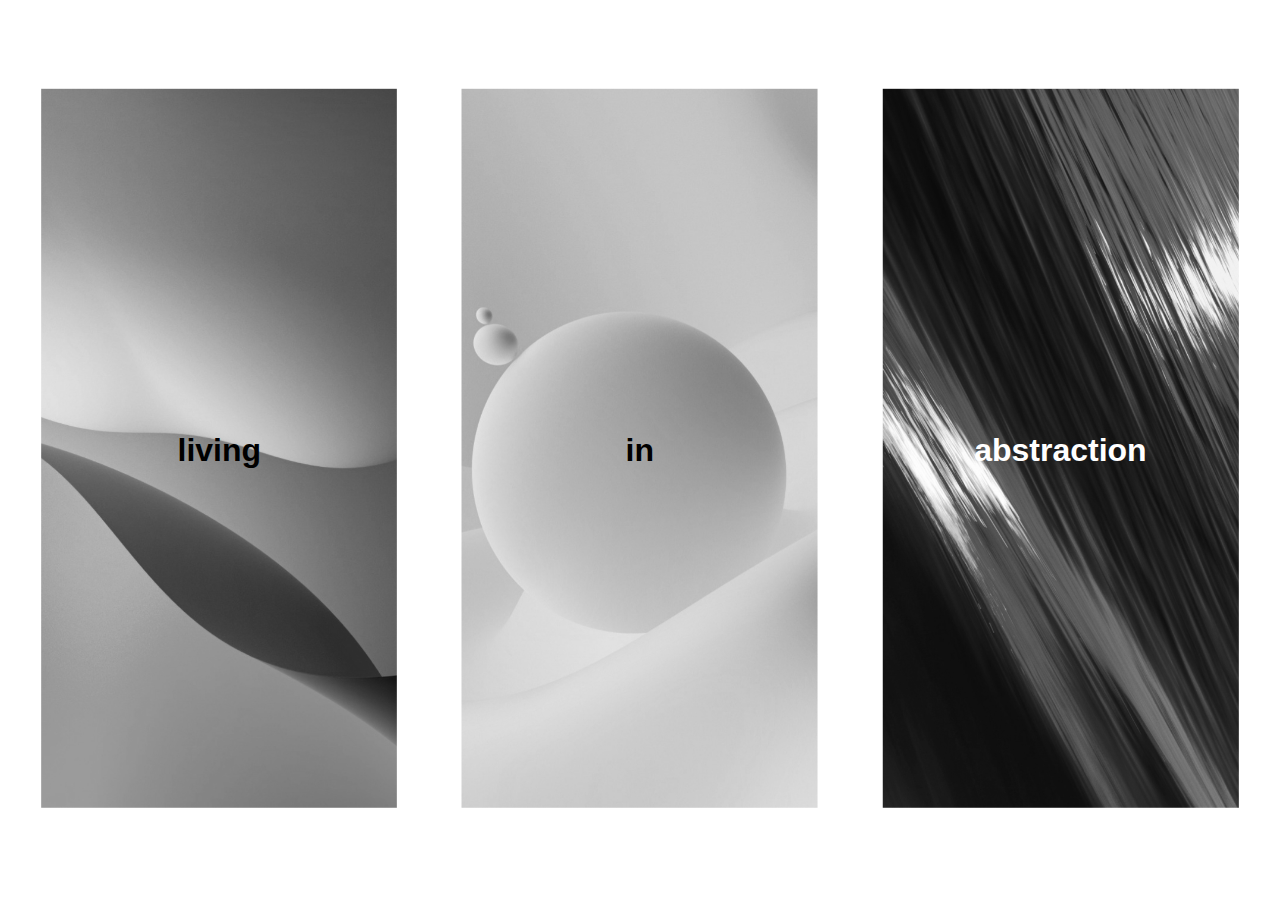
<file: Pages/setAndStagger/index.html>
<!DOCTYPE html>
<html lang="en">
<head>
    <meta charset="UTF-8">
    <meta name="viewport" content="width=device-width, initial-scale=1.0">
    <title>From and To</title>
    <link rel="preconnect" href="https://fonts.googleapis.com">
    <link rel="preconnect" href="https://fonts.gstatic.com" crossorigin>
    <link href="https://fonts.googleapis.com/css2?family=Playfair+Display&display=swap" rel="stylesheet">

    <link rel="stylesheet" href="css/main.css">
</head>
<body>
    <section>
        <div class="mask">
            <img src="./img1.jpg" alt="Abstract image">
            <p>living</p>
        </div>
        <div class="mask">
            <img src="./img2.jpg" alt="Abstract image">
            <p>in</p>
        </div>
        <div class="mask">
            <img src="./img3.jpg" alt="Abstract image">
            <p class="white">abstraction</p>
        </div>
    </section>

   
    <script src="https://cdnjs.cloudflare.com/ajax/libs/gsap/3.12.2/gsap.min.js" integrity="sha512-16esztaSRplJROstbIIdwX3N97V1+pZvV33ABoG1H2OyTttBxEGkTsoIVsiP1iaTtM8b3+hu2kB6pQ4Clr5yug==" crossorigin="anonymous" referrerpolicy="no-referrer"></script>
    <script>

        gsap.set('img', {
            yPercent: -100
        })
        gsap.set('p', {
            opacity: 0
        })

        gsap.to('img', {
            yPercent: 0,
            stagger: .1,
            duration: 2,
            scale: 1.3,
            ease: "power4.out",
            delay: .5,
            onComplete: scaleDownAndFadeIn
        })

        function scaleDownAndFadeIn() {
            gsap.to('img', {
                scale: 1,
                duration: 2
            })
            /*gsap.to('p', {
                opacity: 1,
                y: 50,
                stagger: .3,
                duration: 2
            })*/
            gsap.fromTo('p', {
                y:-50,
                letterSpacing: '.3em'
            }, {
                opacity: 1,
                y: 0,
                letterSpacing: '0em',
                stagger: .3,
                duration: 2
            })
        }

    </script>
</body>
</html>
</file>
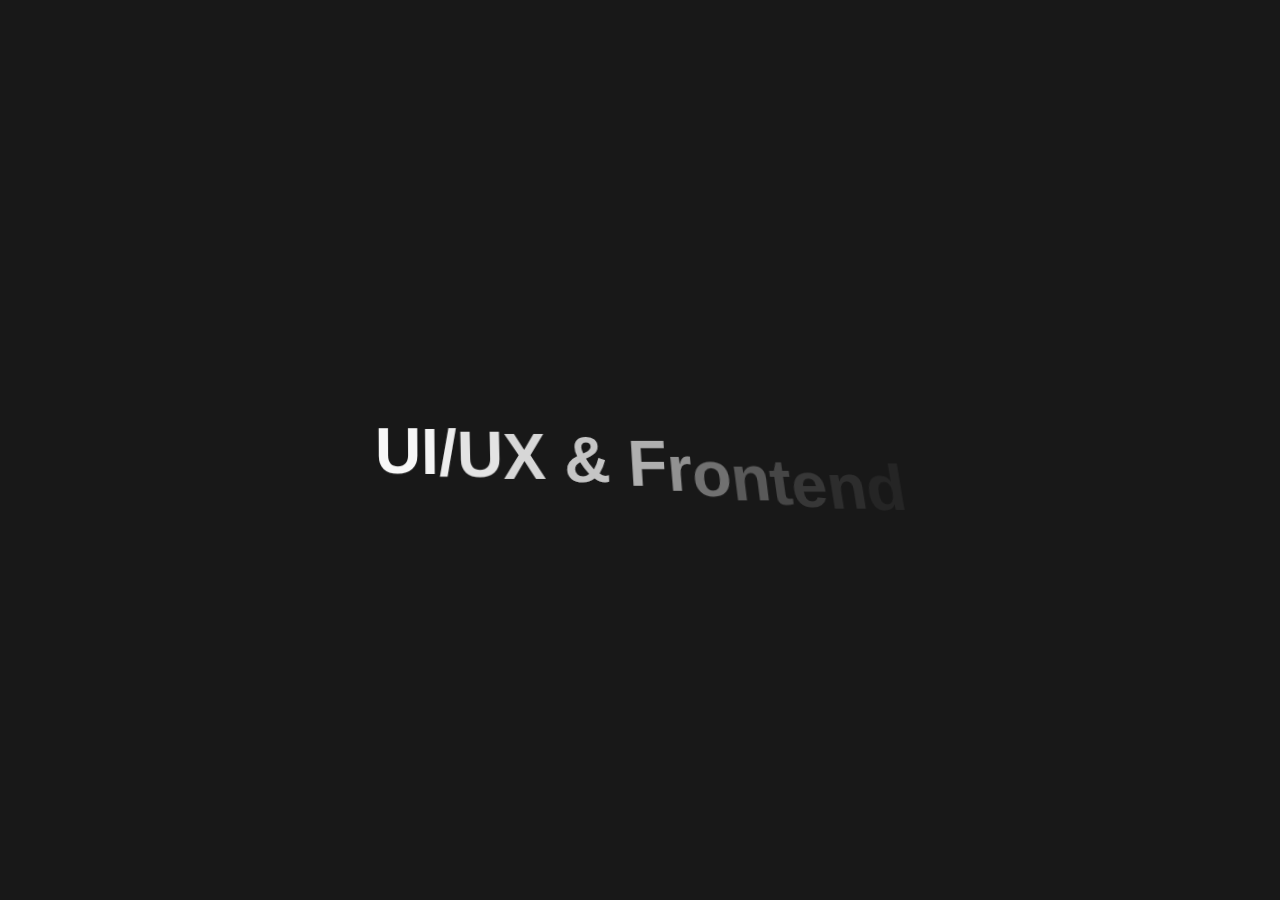
<file: Pages/splitType/index.html>
<!DOCTYPE html>
<html lang="en">
<head>
    <meta charset="UTF-8">
    <meta name="viewport" content="width=device-width, initial-scale=1.0">
    <title>Split Type</title>
    <!-- <link rel="preconnect" href="https://fonts.googleapis.com">
    <link rel="preconnect" href="https://fonts.gstatic.com" crossorigin> -->
    <!-- <link href="https://fonts.googleapis.com/css2?family=Darker+Grotesque&display=swap" rel="stylesheet"> -->
    <link rel="stylesheet" href="css/main.css">
</head>

<body>

    <section>
        <h1>UI/UX &amp; Frontend</h1>
    </section>

    <script src="./js/gsap.min.js"></script>
    <script src="./js/lenis.min.js"></script>
    <script src="./js/split-type.min.js"></script>
    <script>

console.log("Test")
        // split type
        const text = new SplitType('h1')

        const tl = gsap.timeline({defaults:{ ease: 'power4.inOut' }})


        gsap.set('h1', { autoAlpha: 1})

        tl.from(text.chars, {
            y: 40,
            opacity: 0,
            skewX: 10,
            stagger: .03,
            duration: 1
        })
        .to(text.chars, {
            y: -40,
            autoAlpha: 0,
            skewX: -10,
            duration: 1,
            stagger: .03
        })

        // smooth scroll

        const lenis = new Lenis()

        function raf(time) {
        lenis.raf(time)
        requestAnimationFrame(raf)
        }

        requestAnimationFrame(raf)
            
    </script>
</body>
</html>
</file>
<file: Assets/css/main.css>
*, ::after, ::before {
    margin: 0;
    padding: 0;
    box-sizing: border-box;
}

html, body {
    display: flex;
    align-items: center;
    justify-content: center;
    flex-direction: column;
    background: whitesmoke;
    font-family: 'Segoe UI', Tahoma, Geneva, Verdana, sans-serif;
}

h1 {
    margin: 50px;
    text-transform: uppercase;
    letter-spacing: 2px;
}

a {
    text-decoration: none;
    color: rgb(80, 80, 80);
    font-weight: bold;
    transition: 0.5s;
    margin-bottom: 15px;
}

a:hover {
    color: black;
    letter-spacing: 2px;
}
</file>
<file: Pages/asideNavigation/css/main.css>
body {
  margin: 0;
  height: 100vh;
  background-color: #c9ddea;
  font-family: 'Poppins', sans-serif;
}

.mask {
  overflow: hidden;
}

svg {
  width: 45px;
  height: 45px;
}

a.menu-toggle {
  display: -webkit-box;
  display: -ms-flexbox;
  display: flex;
  position: relative;
}

a.menu-toggle:hover:before {
  position: absolute;
  content: '';
  width: 45px;
  height: 45px;
  border-radius: 50%;
  background: #a7bcca;
  left: 0;
  top: 0;
  z-index: -1;
}

.container {
  display: -webkit-box;
  display: -ms-flexbox;
  display: flex;
}

aside {
  background-color: #1E2327;
  height: 100vh;
  padding: 2em 6em 2em 2em;
  -webkit-transform: translateX(-100%);
          transform: translateX(-100%);
}

aside h3 {
  color: #fff;
  margin: 0 0 2em;
}

aside ul {
  list-style: none;
  margin: 0;
  padding: 0;
}

aside ul a {
  color: #91AEC5;
  text-decoration: none;
  display: block;
  padding: .3em 0;
}

aside ul a:hover {
  color: white;
}

main {
  padding: 2em;
  -webkit-transform: translateX(-200%);
          transform: translateX(-200%);
}
/*# sourceMappingURL=main.css.map */
</file>
<file: Pages/basketBallChallenge/css/main.css>
body {
  margin: 0;
  height: 100vh;
  display: -ms-grid;
  display: grid;
  place-content: center;
  background-color: #0F987F;
  color: white;
}

img, .loader {
  position: absolute;
  top: 50%;
  left: 50%;
  -webkit-transform: translate(-50%, -50%);
          transform: translate(-50%, -50%);
}

h1 {
  margin: 0 0 12em 0;
  font-family: 'Inter', sans-serif;
  font-weight: 900;
  letter-spacing: -0.05em;
}

.mask {
  overflow: hidden;
}

.loader {
  width: 100%;
  height: 1px;
  background: #fff;
  z-index: -1;
}
/*# sourceMappingURL=main.css.map */
</file>
<file: Pages/creativeNavigation/css/main.css>
*, *:before, *:after {
  -webkit-box-sizing: border-box;
          box-sizing: border-box;
}

html {
  font-size: 22px;
}

body {
  margin: 0;
  height: 100vh;
  font-family: 'Darker Grotesque', sans-serif;
  color: white;
  background-color: #222222;
}

main {
  height: 100vh;
  width: 100%;
  display: -webkit-box;
  display: -ms-flexbox;
  display: flex;
  -webkit-box-align: center;
      -ms-flex-align: center;
          align-items: center;
}

section {
  -webkit-box-flex: 1;
      -ms-flex: 1;
          flex: 1;
}

ul {
  list-style: none;
  padding: 0;
  margin: 0;
  width: 100%;
}

ul a {
  display: -webkit-box;
  display: -ms-flexbox;
  display: flex;
  -webkit-box-pack: justify;
      -ms-flex-pack: justify;
          justify-content: space-between;
  color: white;
  text-decoration: none;
  padding: .3em 3em;
  overflow: hidden;
  position: relative;
}

ul a .heading-container {
  overflow: hidden;
  height: 40px;
  display: -ms-grid;
  display: grid;
  place-content: center;
  margin-top: .5em;
}

ul a p.primary, ul a p.secondary {
  font-size: clamp(2rem, 2vw, 4rem);
  width: 100%;
  margin: 0;
}

ul a p.primary {
  -webkit-transform: translateY(50%);
          transform: translateY(50%);
}

ul a p.date {
  -webkit-transform: translateY(185%);
          transform: translateY(185%);
}

ul a .line {
  position: absolute;
  top: 50%;
  left: 0;
  width: 3%;
  border-bottom: 1px solid white;
  -webkit-transform: scaleX(0);
          transform: scaleX(0);
  -webkit-transform-origin: left;
          transform-origin: left;
}
/*# sourceMappingURL=main.css.map */
</file>
<file: Pages/fromAndTo/css/main.css>
*, ::after, ::before {
  margin: 0;
  padding: 0;
  -webkit-box-sizing: border-box;
          box-sizing: border-box;
}

body {
  display: -webkit-box;
  display: -ms-flexbox;
  display: flex;
  -webkit-box-pack: center;
      -ms-flex-pack: center;
          justify-content: center;
  -webkit-box-align: center;
      -ms-flex-align: center;
          align-items: center;
  margin: 0;
  background: #2864FF;
  font-weight: bold;
  height: 100vh;
}

h1 {
  font-family: Arial, Helvetica, sans-serif;
  font-size: 10rem;
  text-align: center;
  color: #5d8bff;
  opacity: 1;
}

.progress {
  background-color: #dde6ff;
  height: 3px;
  width: 0;
  position: absolute;
  left: 0;
  top: 50%;
}
/*# sourceMappingURL=main.css.map */
</file>
<file: Pages/horizontalScrollBasic/css/main.css>
* {
  box-sizing: border-box;
}

body {
  margin: 0;
  height: 100vh;
  font-family: "Poppins", sans-serif;
  background-color: #1c1c1c;
  color: white;
}

.outer {
  overflow: hidden;
}

.scroll {
  display: flex;
  width: 300%;
  overflow-x: hidden;
}

section {
  height: 100vh;
  width: 100%;
  display: grid;
  place-content: center;
  flex: 1;
}
section:nth-of-type(2) {
  background-color: #2b7d7b;
}
section:nth-of-type(3) {
  background-color: #462088;
}/*# sourceMappingURL=main.css.map */
</file>
<file: Pages/horizontalScrollNoTimeline/css/main.css>
* {
  box-sizing: border-box;
}

body {
  margin: 0;
  height: 100vh;
  font-family: "Poppins", sans-serif;
  background-color: #FFE3E0;
  overflow-x: hidden;
}

a.logo {
  text-decoration: none;
  text-transform: uppercase;
  color: black;
  font-weight: bold;
  position: fixed;
  margin: 8em;
  z-index: 999;
}

.mask {
  overflow: hidden;
}

.slider {
  display: flex;
  width: 300vw;
}

section {
  height: 100vh;
  display: flex;
}
section main {
  padding: 8em;
  flex: 1;
  display: flex;
  align-self: center;
  flex-direction: column;
}
section main h1 {
  text-transform: uppercase;
  font-size: clamp(0.85rem, 1.5vw, 1rem);
}
section main p {
  width: 70%;
  font-size: clamp(0.85rem, 1.5vw, 0.95rem);
  line-height: 2rem;
}
section .right-col {
  background: #FB4C26;
  flex: 0.7;
  width: 100%;
  height: 100vh;
}
section .red {
  background: red;
}
section .dark {
  background: rgb(22, 22, 22);
}
section img {
  position: absolute;
  width: 40%;
  right: 10%;
  top: 50%;
  transform: translateY(-50%) scaleX(-1);
}

.progress {
  height: 4px;
  background: #E7C4BF;
  width: 30%;
  position: fixed;
  bottom: 8em;
  left: 8em;
  z-index: 99999;
}
.progress .inner {
  background: #FB4C26;
  height: 100%;
  transform-origin: left;
  width: 100%;
  transform: scaleX(0);
}/*# sourceMappingURL=main.css.map */
</file>
<file: Pages/pauseAndReverse/css/main.css>
body {
  margin: 0;
  height: 100vh;
  background: #F0F6CE;
  color: #F0F6CE;
  display: -ms-grid;
  display: grid;
  place-content: center;
}

.container {
  border-radius: 50%;
  background: #CE5700;
  width: 16vw;
  height: 16vw;
  display: -ms-grid;
  display: grid;
  place-content: center;
  cursor: pointer;
}

p {
  font-family: 'Playfair Display', serif;
  font-size: 90px;
  -webkit-transform: translateX(90px);
          transform: translateX(90px);
}
/*# sourceMappingURL=main.css.map */
</file>
<file: Pages/scrollTypeReveal/css/main.css>
* {
  -webkit-box-sizing: border-box;
          box-sizing: border-box;
}

body {
  margin: 0;
  height: 100vh;
  font-family: 'Poppins', sans-serif;
  background-color: #1e2021;
  color: white;
}

section {
  height: 100vh;
  display: -ms-grid;
  display: grid;
  place-content: center;
  margin: 0 12em;
  position: relative;
}

section span {
  font-size: 4rem;
  font-weight: bold;
  opacity: .05;
}

section img {
  width: 30vw;
  position: absolute;
  z-index: -1;
  top: 50%;
  left: 50%;
  -webkit-transform: translate(-50%, -50%);
          transform: translate(-50%, -50%);
}

section h3 {
  font-size: clamp(1em, 5vw, 2em);
  margin: 0;
}

section p {
  font-size: clamp(1em, 5vw, 1.4em);
  line-height: clamp(0.9em, 5vw, 1.8em);
}
/*# sourceMappingURL=main.css.map */
</file>
<file: Pages/setAndStagger/css/main.css>
body {
  margin: 0;
  height: 100vh;
  display: -ms-grid;
  display: grid;
  place-content: center;
}

.mask {
  overflow: hidden;
  position: relative;
}

img {
  width: 100%;
  height: 80vh;
  -webkit-filter: grayscale(1);
          filter: grayscale(1);
}

section {
  display: -webkit-box;
  display: -ms-flexbox;
  display: flex;
  -webkit-box-pack: justify;
      -ms-flex-pack: justify;
          justify-content: space-between;
  gap: 4em;
}

p {
  position: absolute;
  top: 50%;
  left: 50%;
  -webkit-transform: translate(-50%, -50%);
          transform: translate(-50%, -50%);
  font-weight: bold;
  font-size: 2rem;
  font-family: 'Segoe UI', Tahoma, Geneva, Verdana, sans-serif;
  margin: 0;
}

p.white {
  color: white;
}
/*# sourceMappingURL=main.css.map */
</file>
<file: Pages/splitType/css/main.css>
* {
  -webkit-box-sizing: border-box;
          box-sizing: border-box;
}

body {
  margin: 0;
  height: 100vh;
  font-family: 'Darker Grotesque', sans-serif;
  background-color: #181818;
  color: white;
}

section {
  height: 100vh;
  display: -ms-grid;
  display: grid;
  place-content: center;
}

h1 {
  font-size: 4rem;
  visibility: hidden;
}
/*# sourceMappingURL=main.css.map */
</file>
